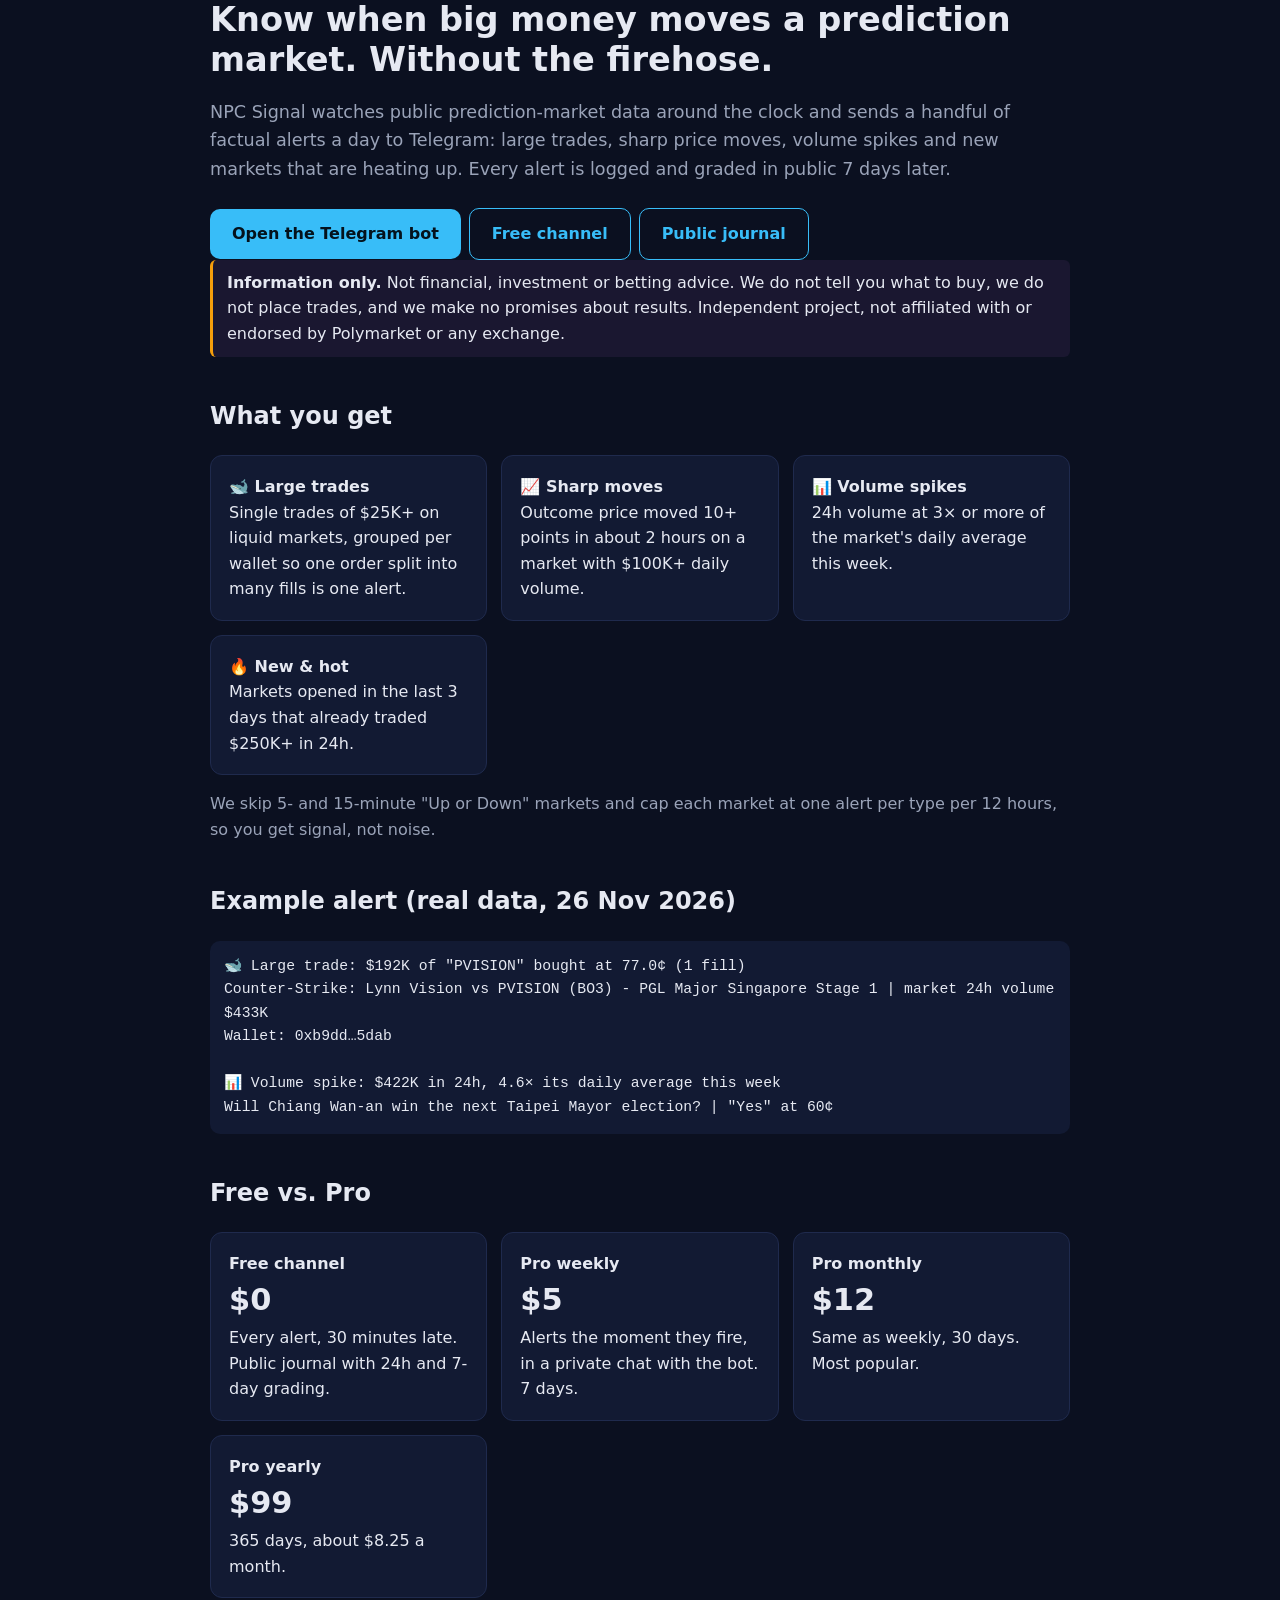
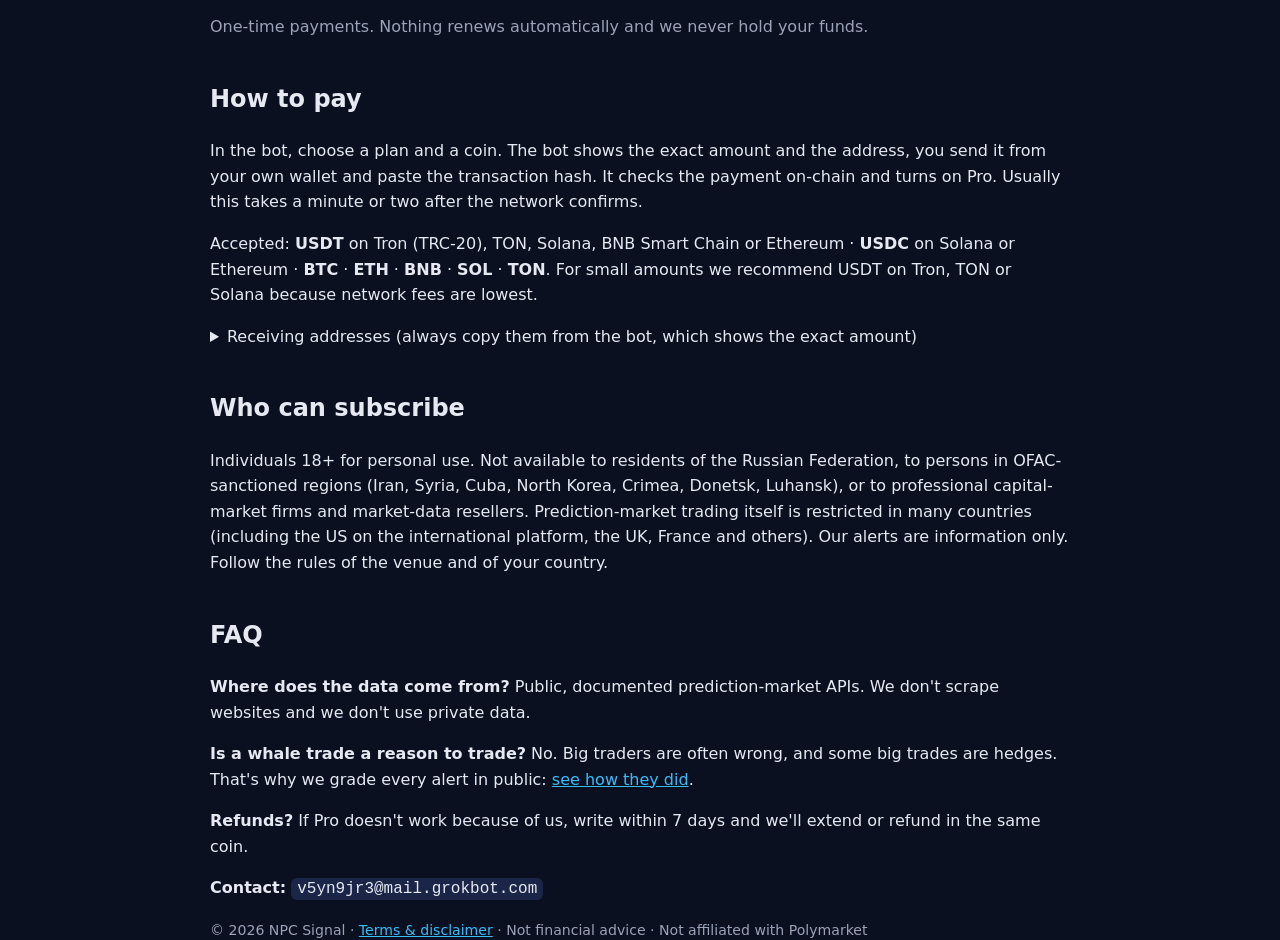
<file: index.html>
<!doctype html><html lang="en"><head><meta charset="utf-8"><meta name="viewport" content="width=device-width,initial-scale=1">
<title>NPC Signal — few, factual prediction-market alerts on Telegram</title>
<meta name="description" content="Large trades, sharp price moves and fast-growing new markets on public prediction-market data. A handful of alerts a day, every one graded in public 7 days later.">
<link rel="stylesheet" href="style.css"></head><body>
<header class="w">
<h1>Know when big money moves a prediction market. Without the firehose.</h1>
<p class="sub">NPC Signal watches public prediction-market data around the clock and sends a handful of factual alerts a day to Telegram: large trades, sharp price moves, volume spikes and new markets that are heating up. Every alert is logged and graded in public 7 days later.</p>
<a class="btn" href="https://t.me/npc_signal_ai">Open the Telegram bot</a><a class="btn o" href="https://t.me/ainpcsignal">Free channel</a><a class="btn o" href="journal.html">Public journal</a>
</header>
<main class="w">
<div class="disc"><b>Information only.</b> Not financial, investment or betting advice. We do not tell you what to buy, we do not place trades, and we make no promises about results. Independent project, not affiliated with or endorsed by Polymarket or any exchange.</div>
<h2>What you get</h2>
<div class="grid">
<div class="card"><b>🐋 Large trades</b><br>Single trades of $25K+ on liquid markets, grouped per wallet so one order split into many fills is one alert.</div>
<div class="card"><b>📈 Sharp moves</b><br>Outcome price moved 10+ points in about 2 hours on a market with $100K+ daily volume.</div>
<div class="card"><b>📊 Volume spikes</b><br>24h volume at 3× or more of the market's daily average this week.</div>
<div class="card"><b>🔥 New & hot</b><br>Markets opened in the last 3 days that already traded $250K+ in 24h.</div>
</div>
<p class="mut">We skip 5- and 15-minute "Up or Down" markets and cap each market at one alert per type per 12 hours, so you get signal, not noise.</p>
<h2>Example alert (real data, 26 Nov 2026)</h2>
<pre id="example">🐋 Large trade: $192K of "PVISION" bought at 77.0¢ (1 fill)
Counter-Strike: Lynn Vision vs PVISION (BO3) - PGL Major Singapore Stage 1 | market 24h volume $433K
Wallet: 0xb9dd…5dab

📊 Volume spike: $422K in 24h, 4.6× its daily average this week
Will Chiang Wan-an win the next Taipei Mayor election? | "Yes" at 60¢</pre>
<h2>Free vs. Pro</h2>
<div class="grid">
<div class="card"><b>Free channel</b><div class="price">$0</div>Every alert, 30 minutes late. Public journal with 24h and 7-day grading.</div>
<div class="card"><b>Pro weekly</b><div class="price">$5</div>Alerts the moment they fire, in a private chat with the bot. 7 days.</div>
<div class="card"><b>Pro monthly</b><div class="price">$12</div>Same as weekly, 30 days. Most popular.</div>
<div class="card"><b>Pro yearly</b><div class="price">$99</div>365 days, about $8.25 a month.</div>
</div>
<p class="mut">One-time payments. Nothing renews automatically and we never hold your funds.</p>
<h2>How to pay</h2>
<p>In the bot, choose a plan and a coin. The bot shows the exact amount and the address, you send it from your own wallet and paste the transaction hash. It checks the payment on-chain and turns on Pro. Usually this takes a minute or two after the network confirms.</p>
<p>Accepted: <b>USDT</b> on Tron (TRC-20), TON, Solana, BNB Smart Chain or Ethereum · <b>USDC</b> on Solana or Ethereum · <b>BTC</b> · <b>ETH</b> · <b>BNB</b> · <b>SOL</b> · <b>TON</b>. For small amounts we recommend USDT on Tron, TON or Solana because network fees are lowest.</p>
<details><summary>Receiving addresses (always copy them from the bot, which shows the exact amount)</summary>
<ul>
<li>BTC: <code>bc1qplkhmamefv04aragraha7efd23rpwwq02w44xu</code></li>
<li>ETH / BNB Smart Chain (ETH, BNB, USDT, USDC): <code>0xA38e763c548A1A16D75E4Dfab0Ab920C95B8C731</code></li>
<li>Tron (USDT TRC-20): <code>TEWbCEht6kSrg7a3EWapjFmyHgdfxD35rU</code></li>
<li>Solana (SOL, USDT, USDC): <code>2T6iYCT7yegvbpSw4MtWAwnFN3pd3WiiCMedbsges5Sp</code></li>
<li>TON (TON, USDT on TON): <code>UQDHWu4TpGJwVohgJhaHE6bw0CsgC8wCr5p6VFPFGXFr_hvY</code></li>
</ul><p class="mut">Send only the listed asset on its listed network. Crypto transfers cannot be reversed.</p></details>
<h2>Who can subscribe</h2>
<p>Individuals 18+ for personal use. Not available to residents of the Russian Federation, to persons in OFAC-sanctioned regions (Iran, Syria, Cuba, North Korea, Crimea, Donetsk, Luhansk), or to professional capital-market firms and market-data resellers. Prediction-market trading itself is restricted in many countries (including the US on the international platform, the UK, France and others). Our alerts are information only. Follow the rules of the venue and of your country.</p>
<h2>FAQ</h2>
<p><b>Where does the data come from?</b> Public, documented prediction-market APIs. We don't scrape websites and we don't use private data.</p>
<p><b>Is a whale trade a reason to trade?</b> No. Big traders are often wrong, and some big trades are hedges. That's why we grade every alert in public: <a href="journal.html">see how they did</a>.</p>
<p><b>Refunds?</b> If Pro doesn't work because of us, write within 7 days and we'll extend or refund in the same coin.</p>
<p><b>Contact:</b> <code>v5yn9jr3@mail.grokbot.com</code></p>
</main>
<footer class="w">© 2026 NPC Signal · <a href="terms.html">Terms & disclaimer</a> · Not financial advice · Not affiliated with Polymarket</footer>
</body></html>
</file>
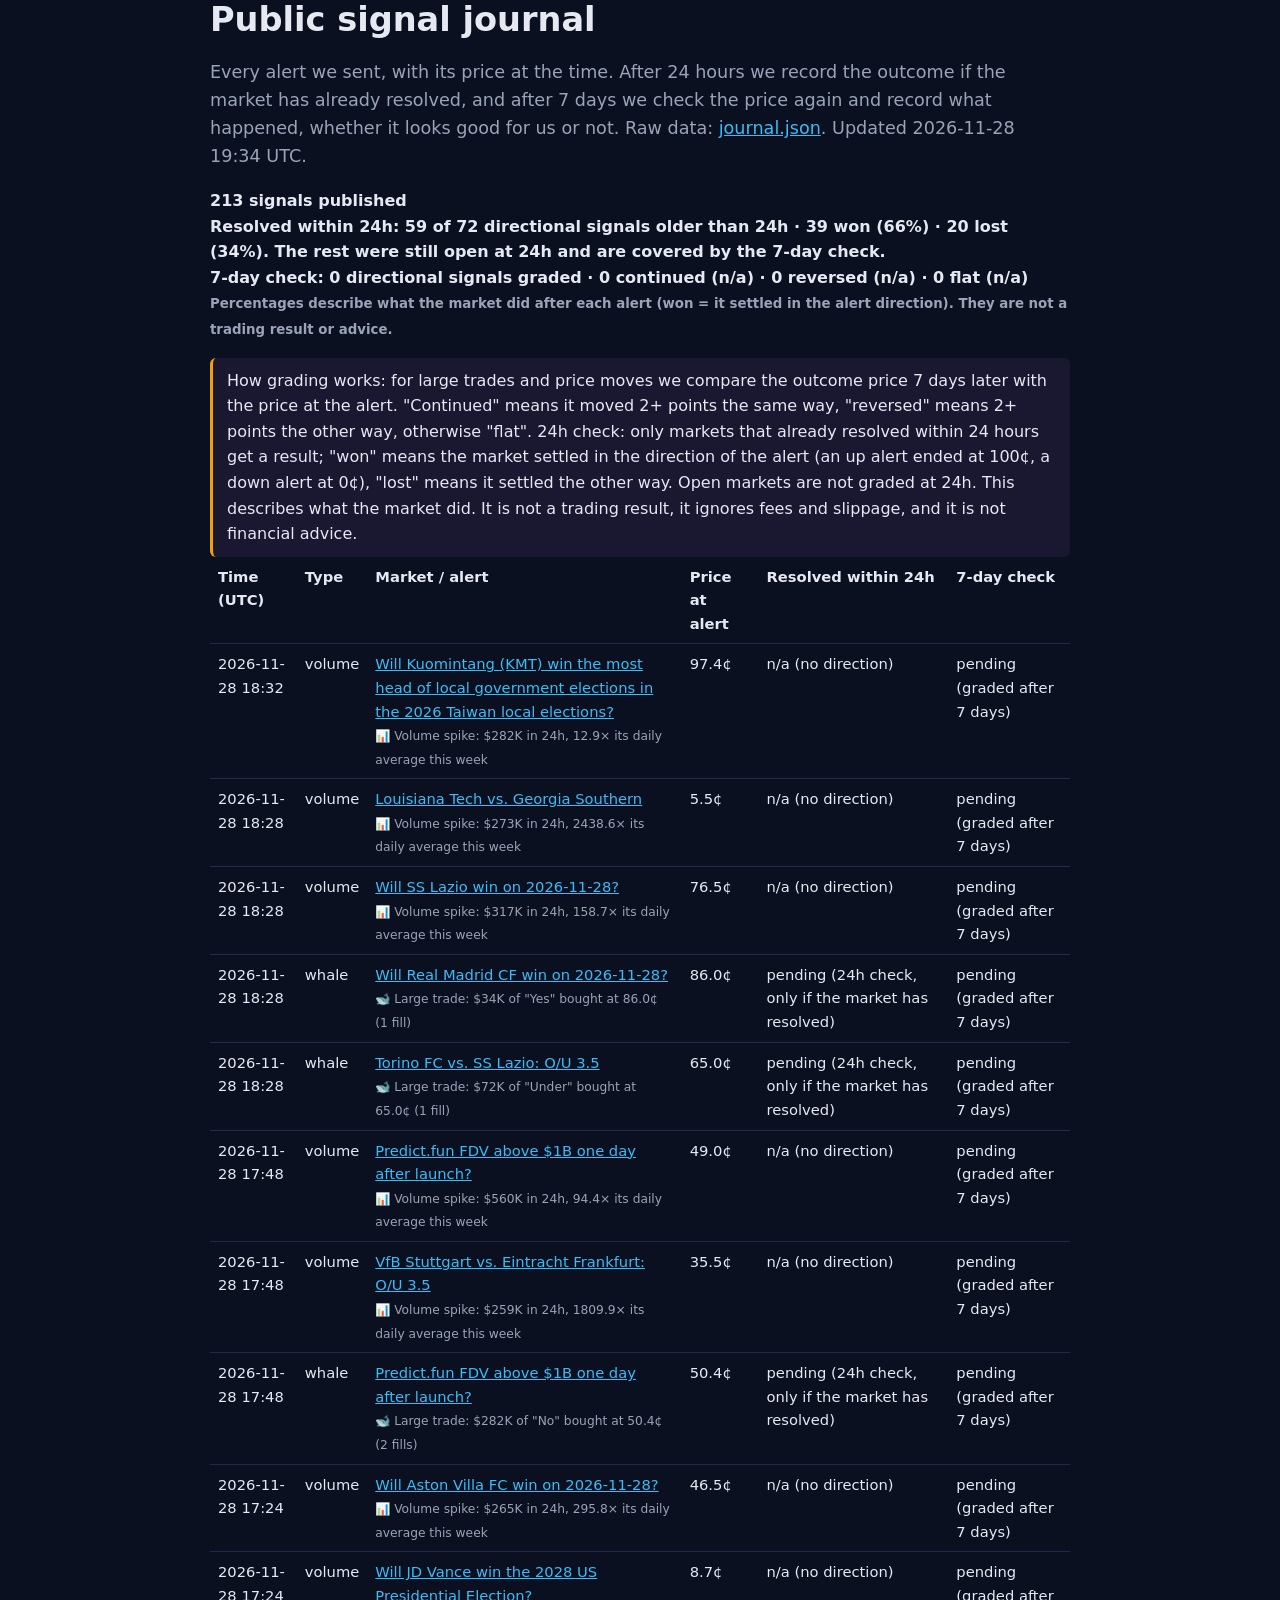
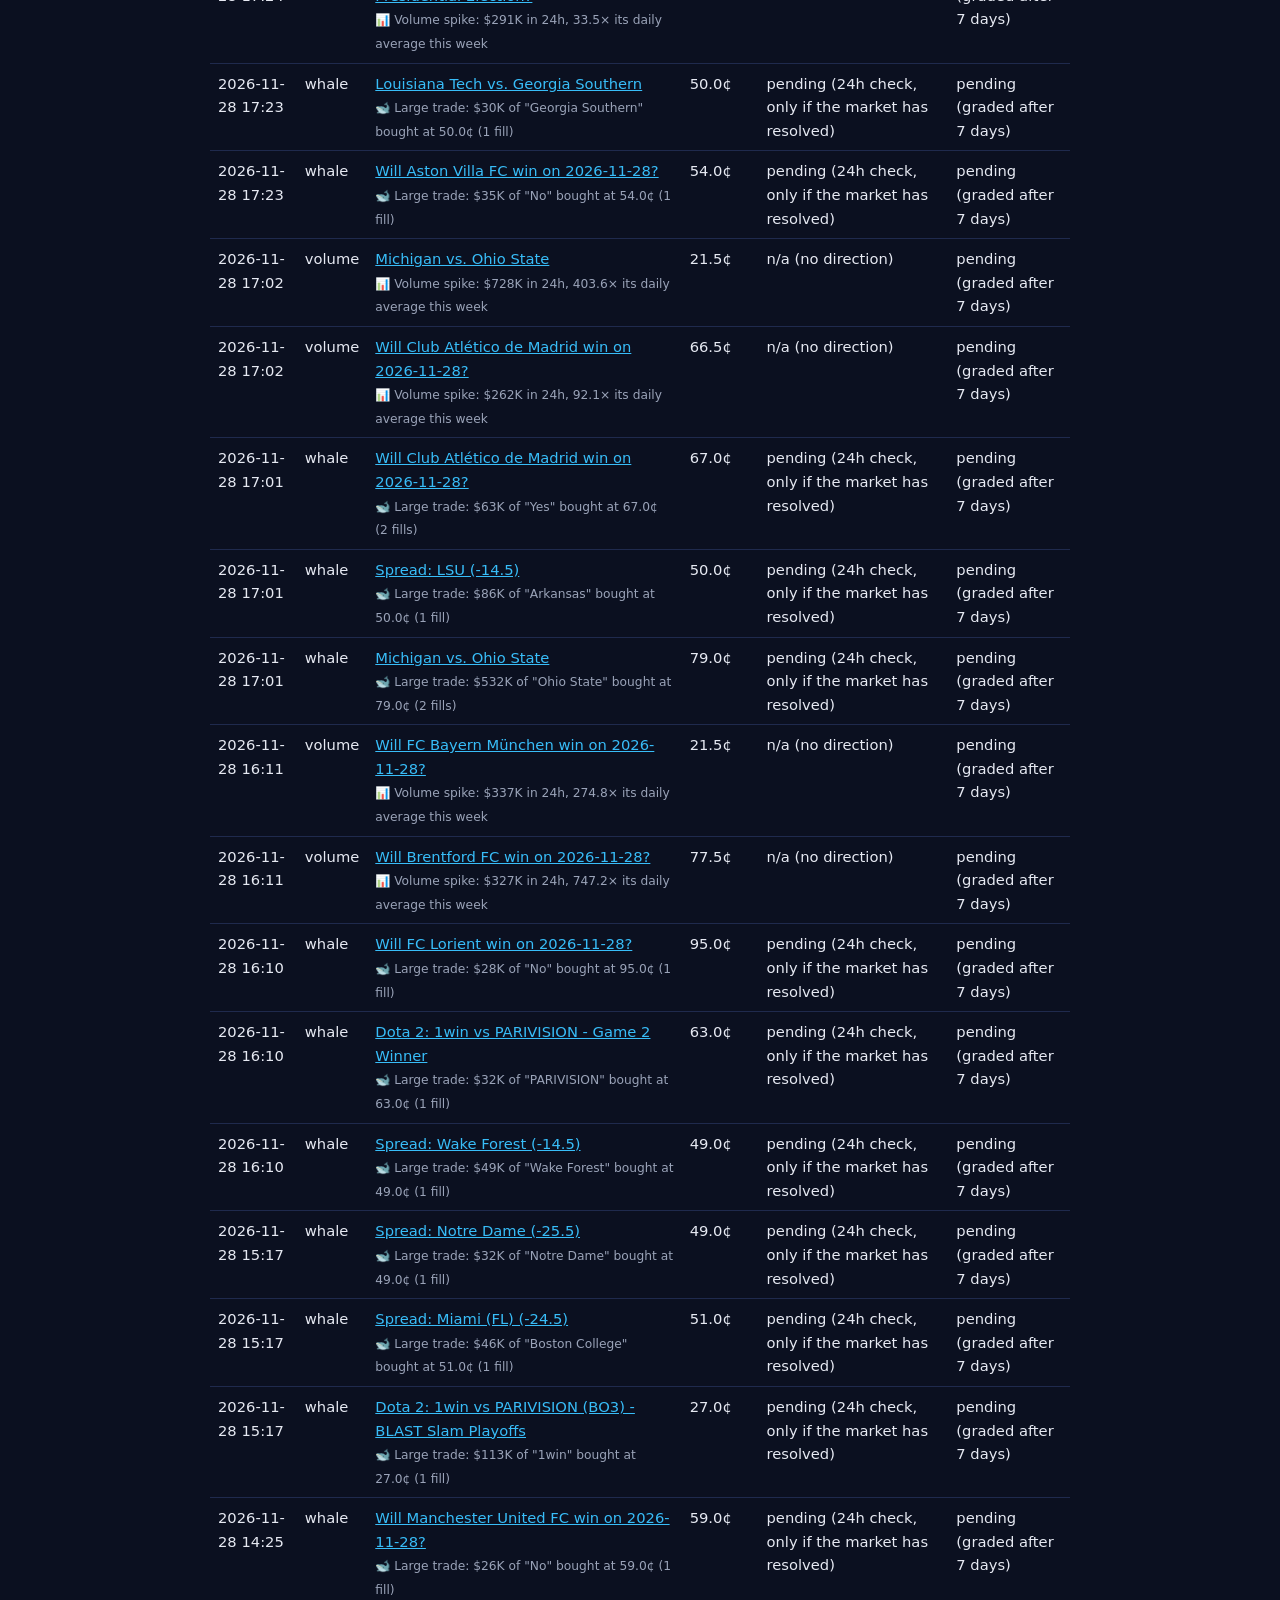
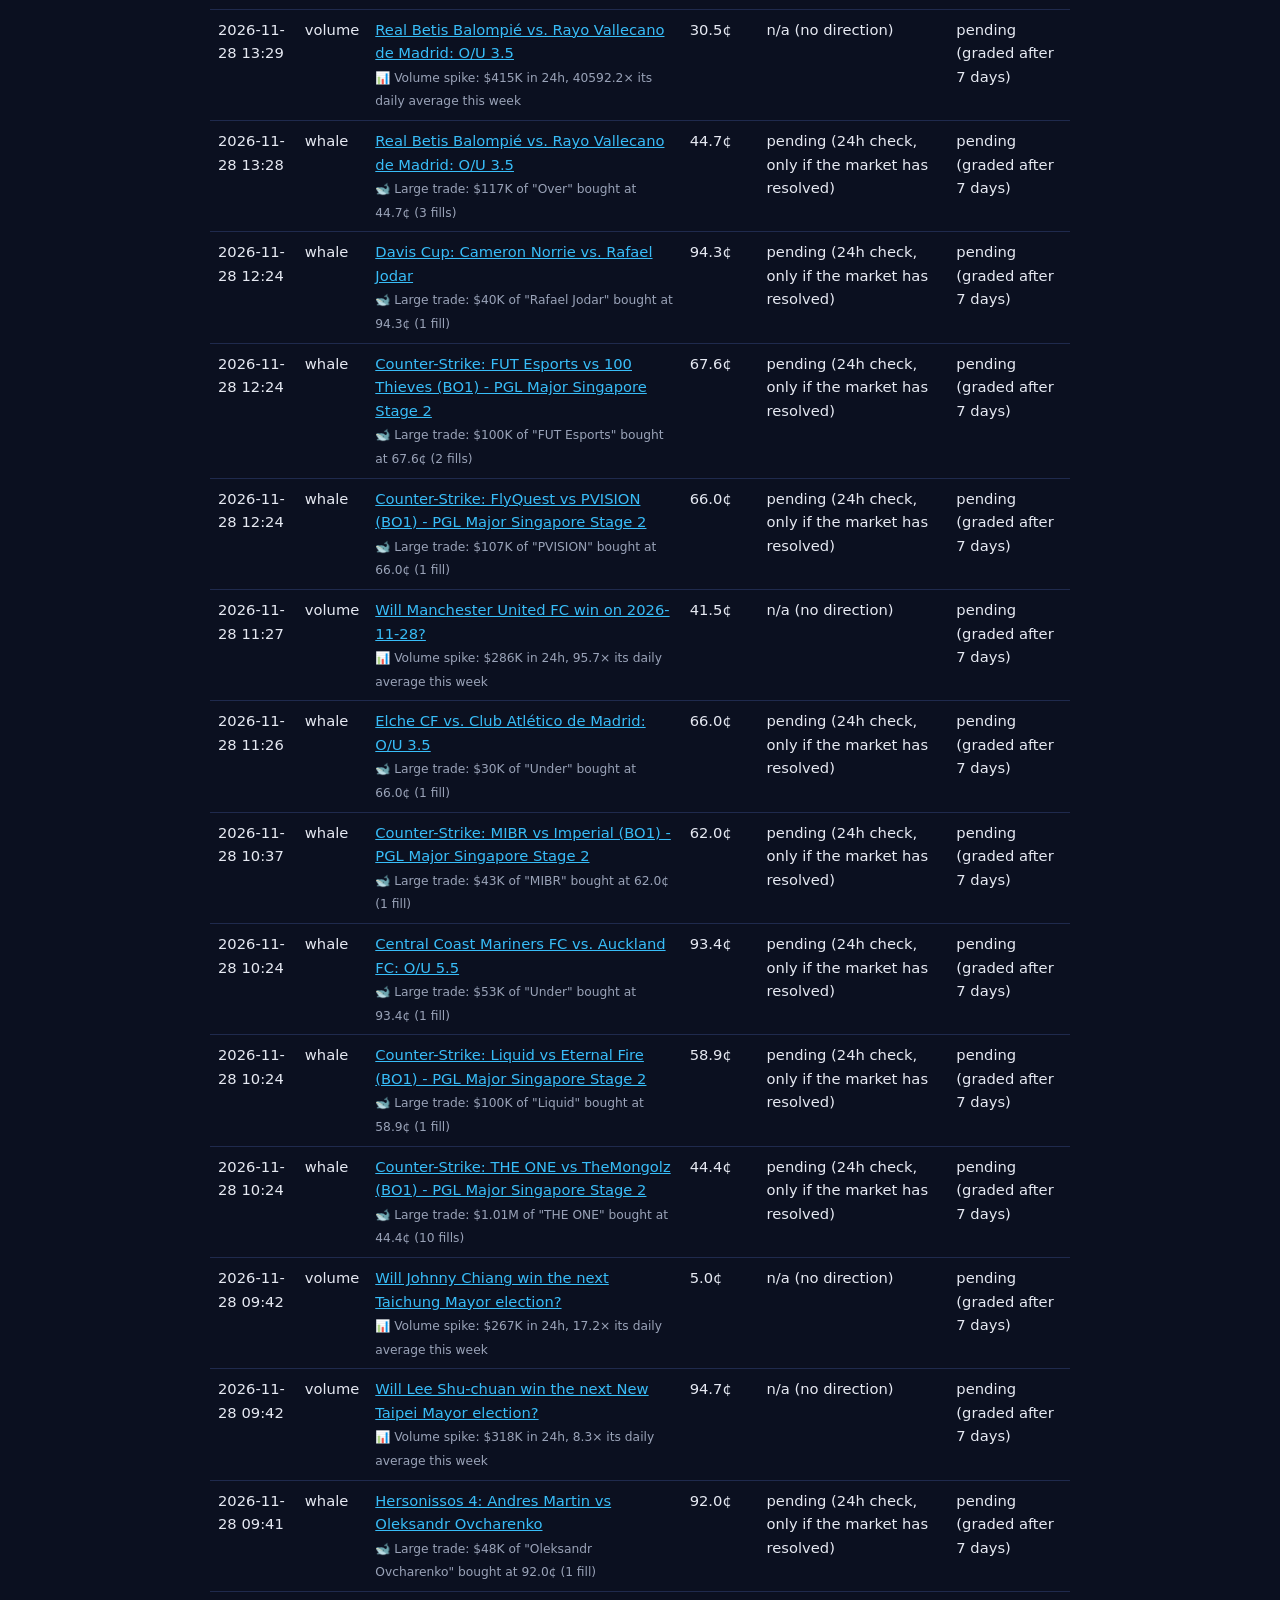
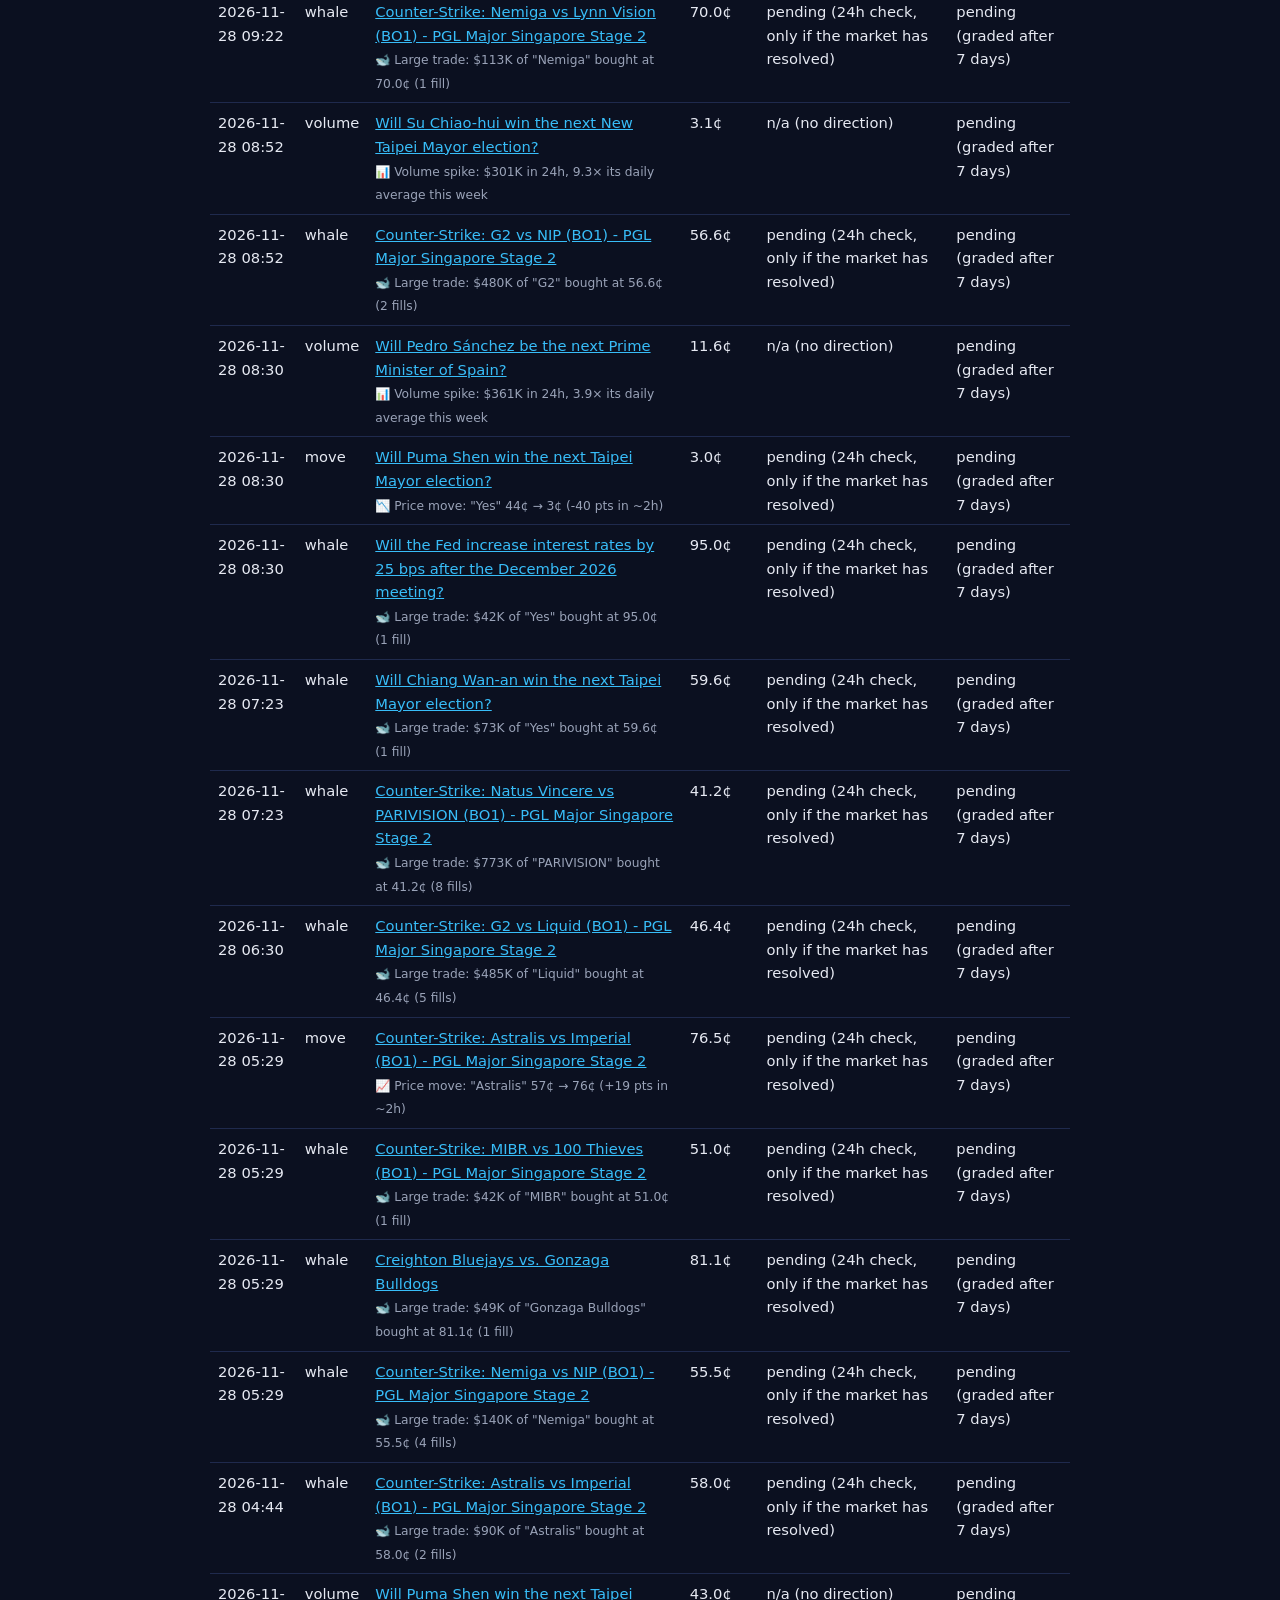
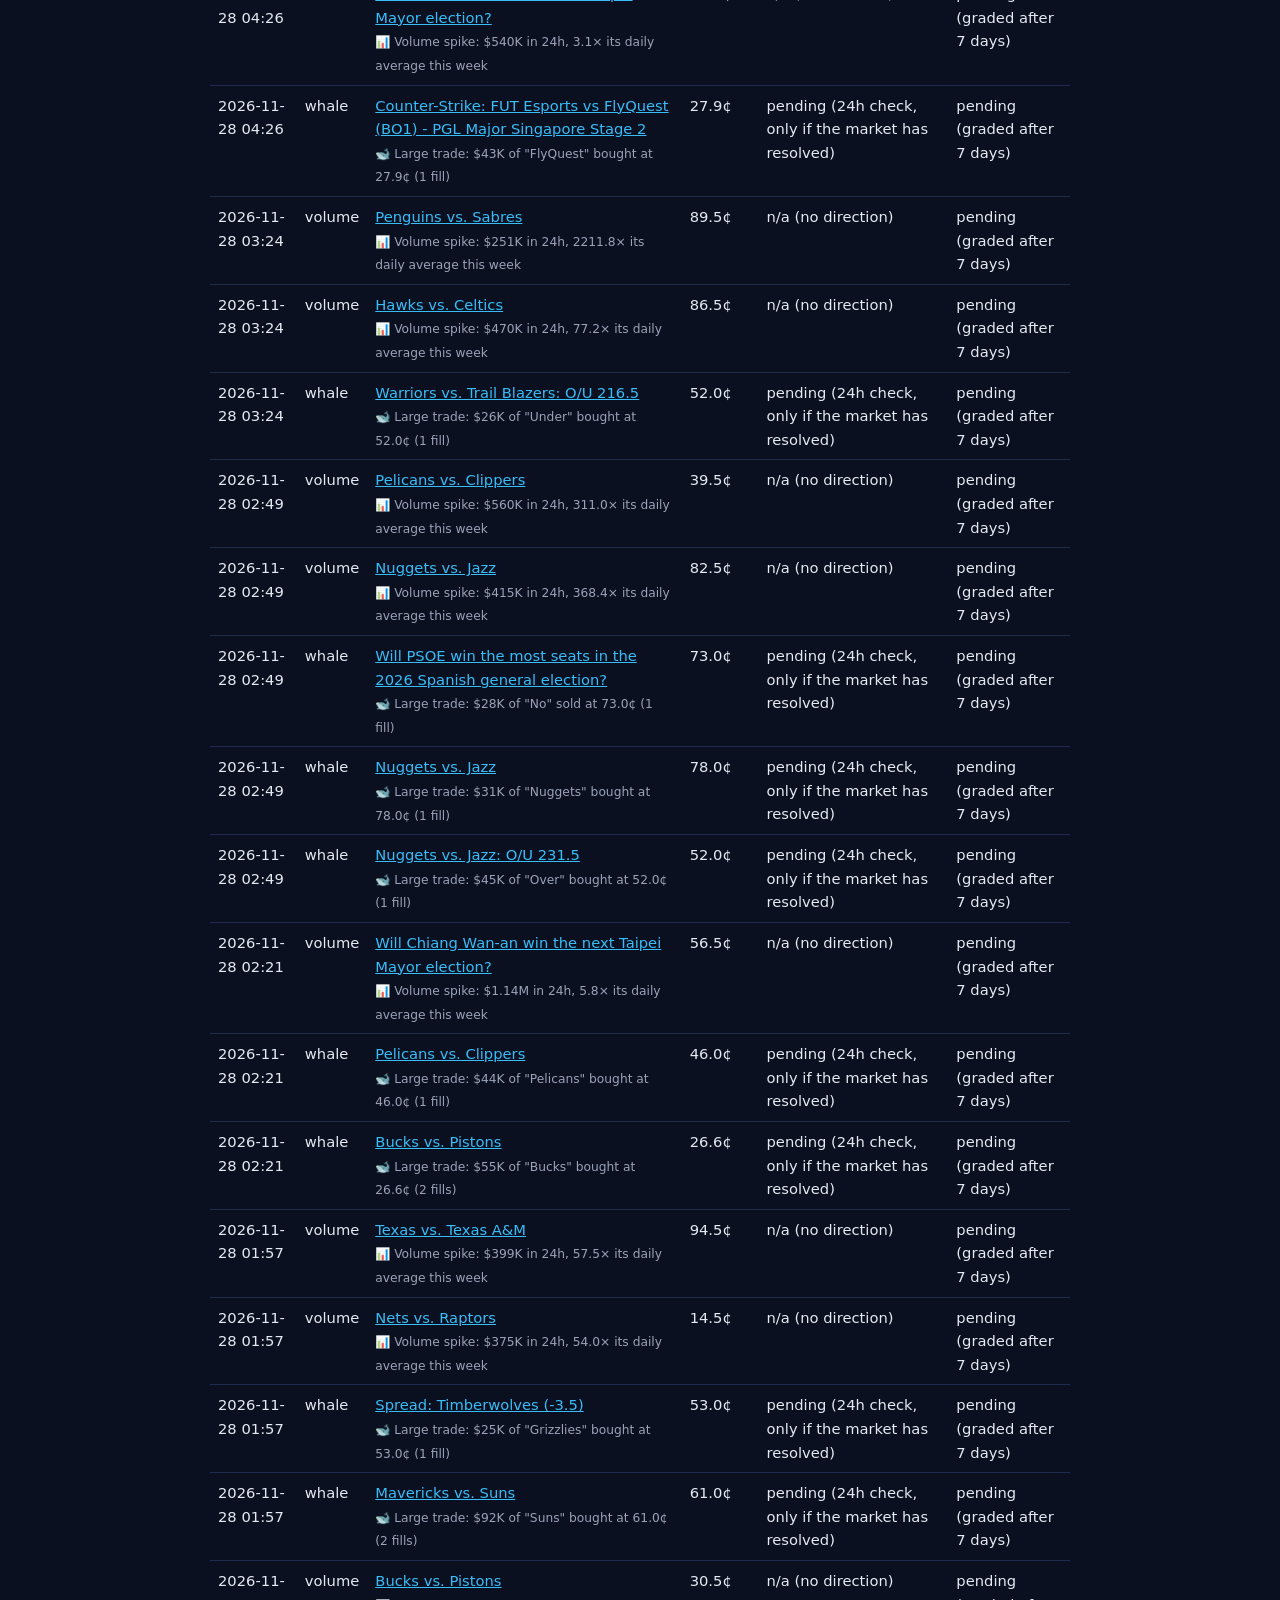
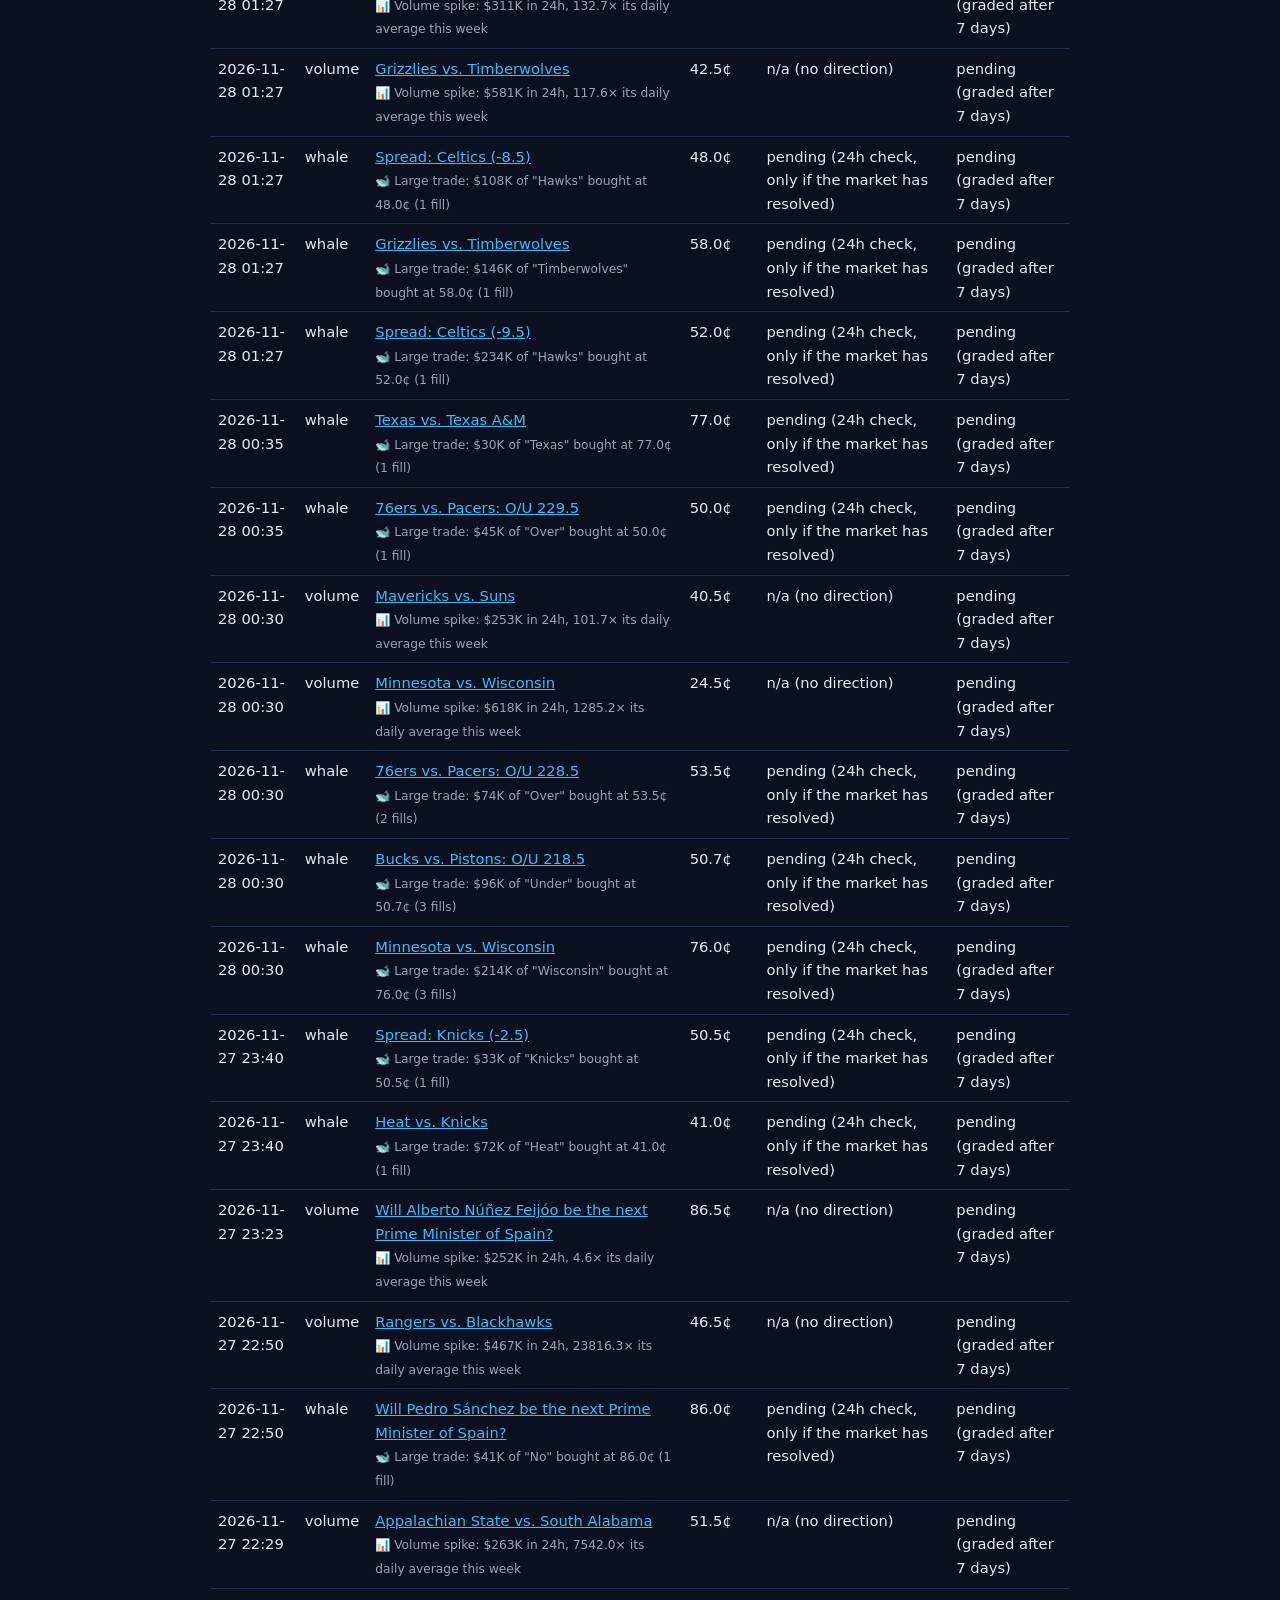
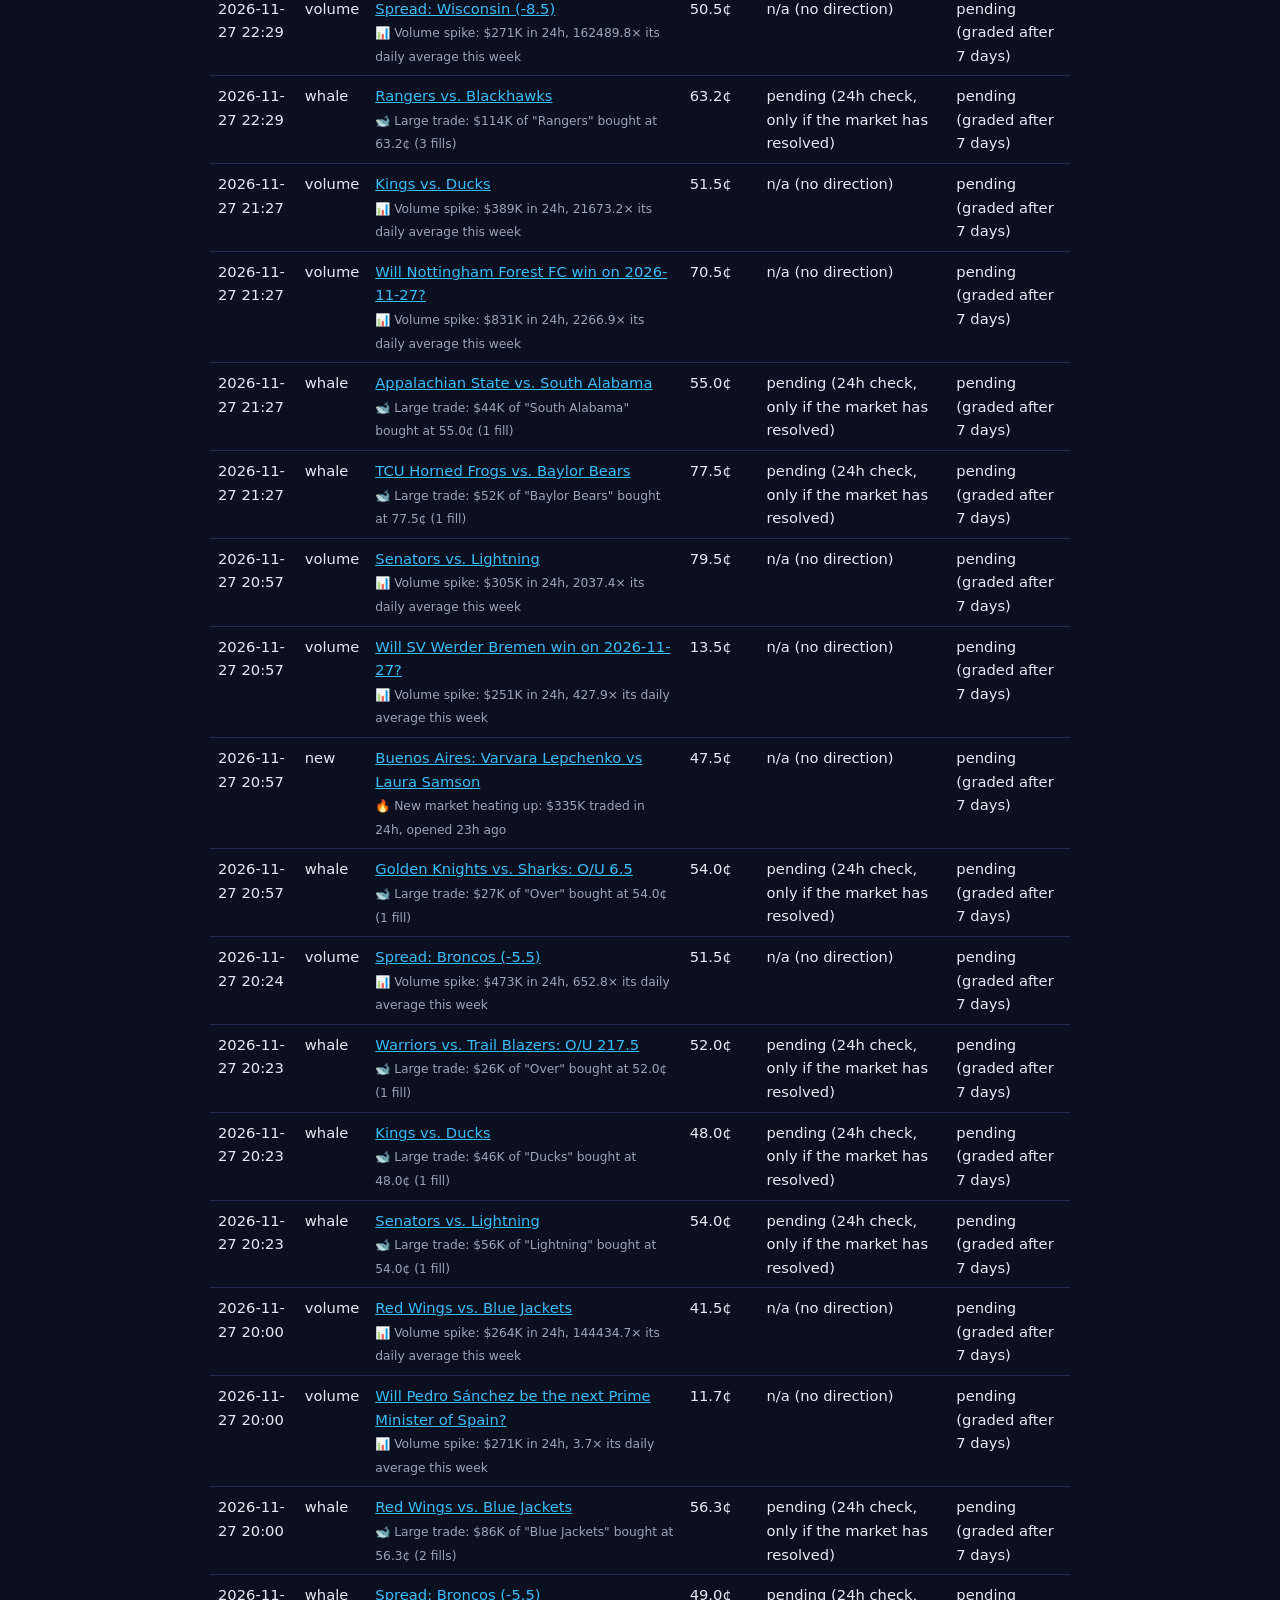
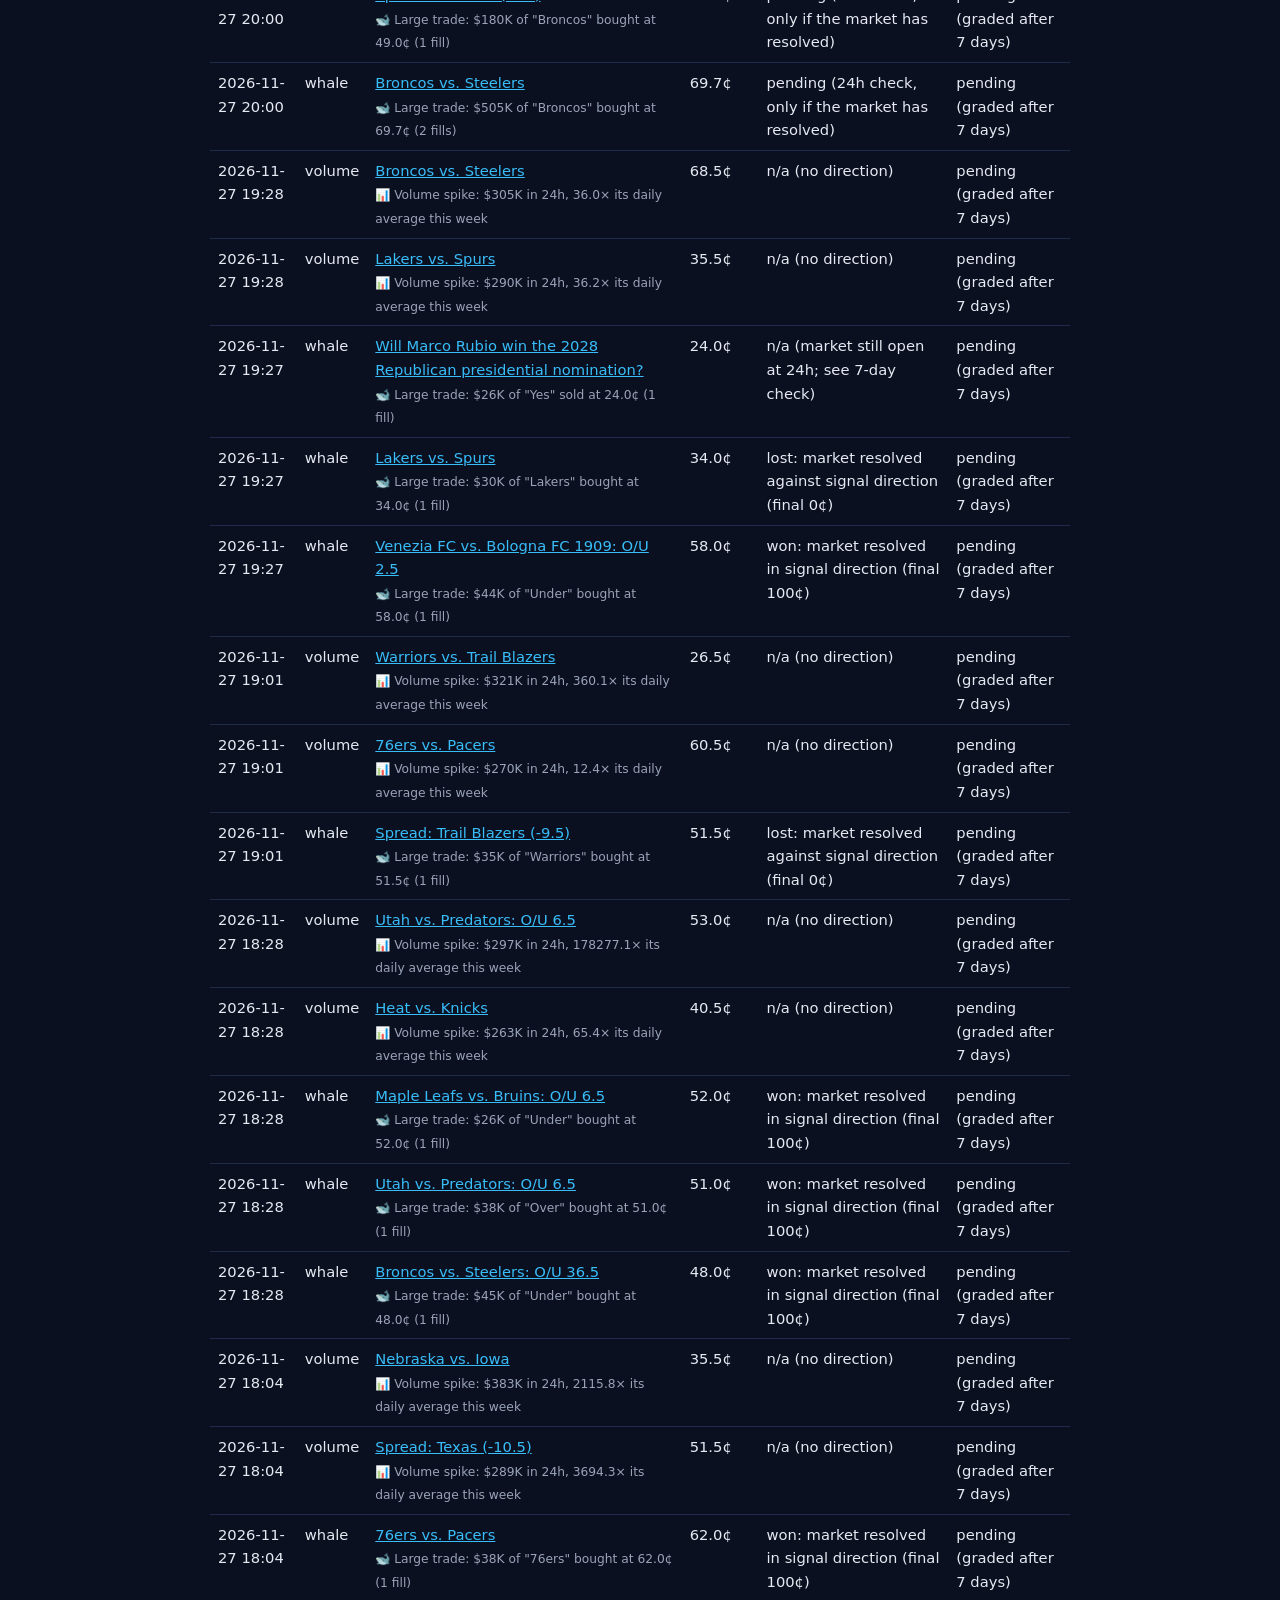
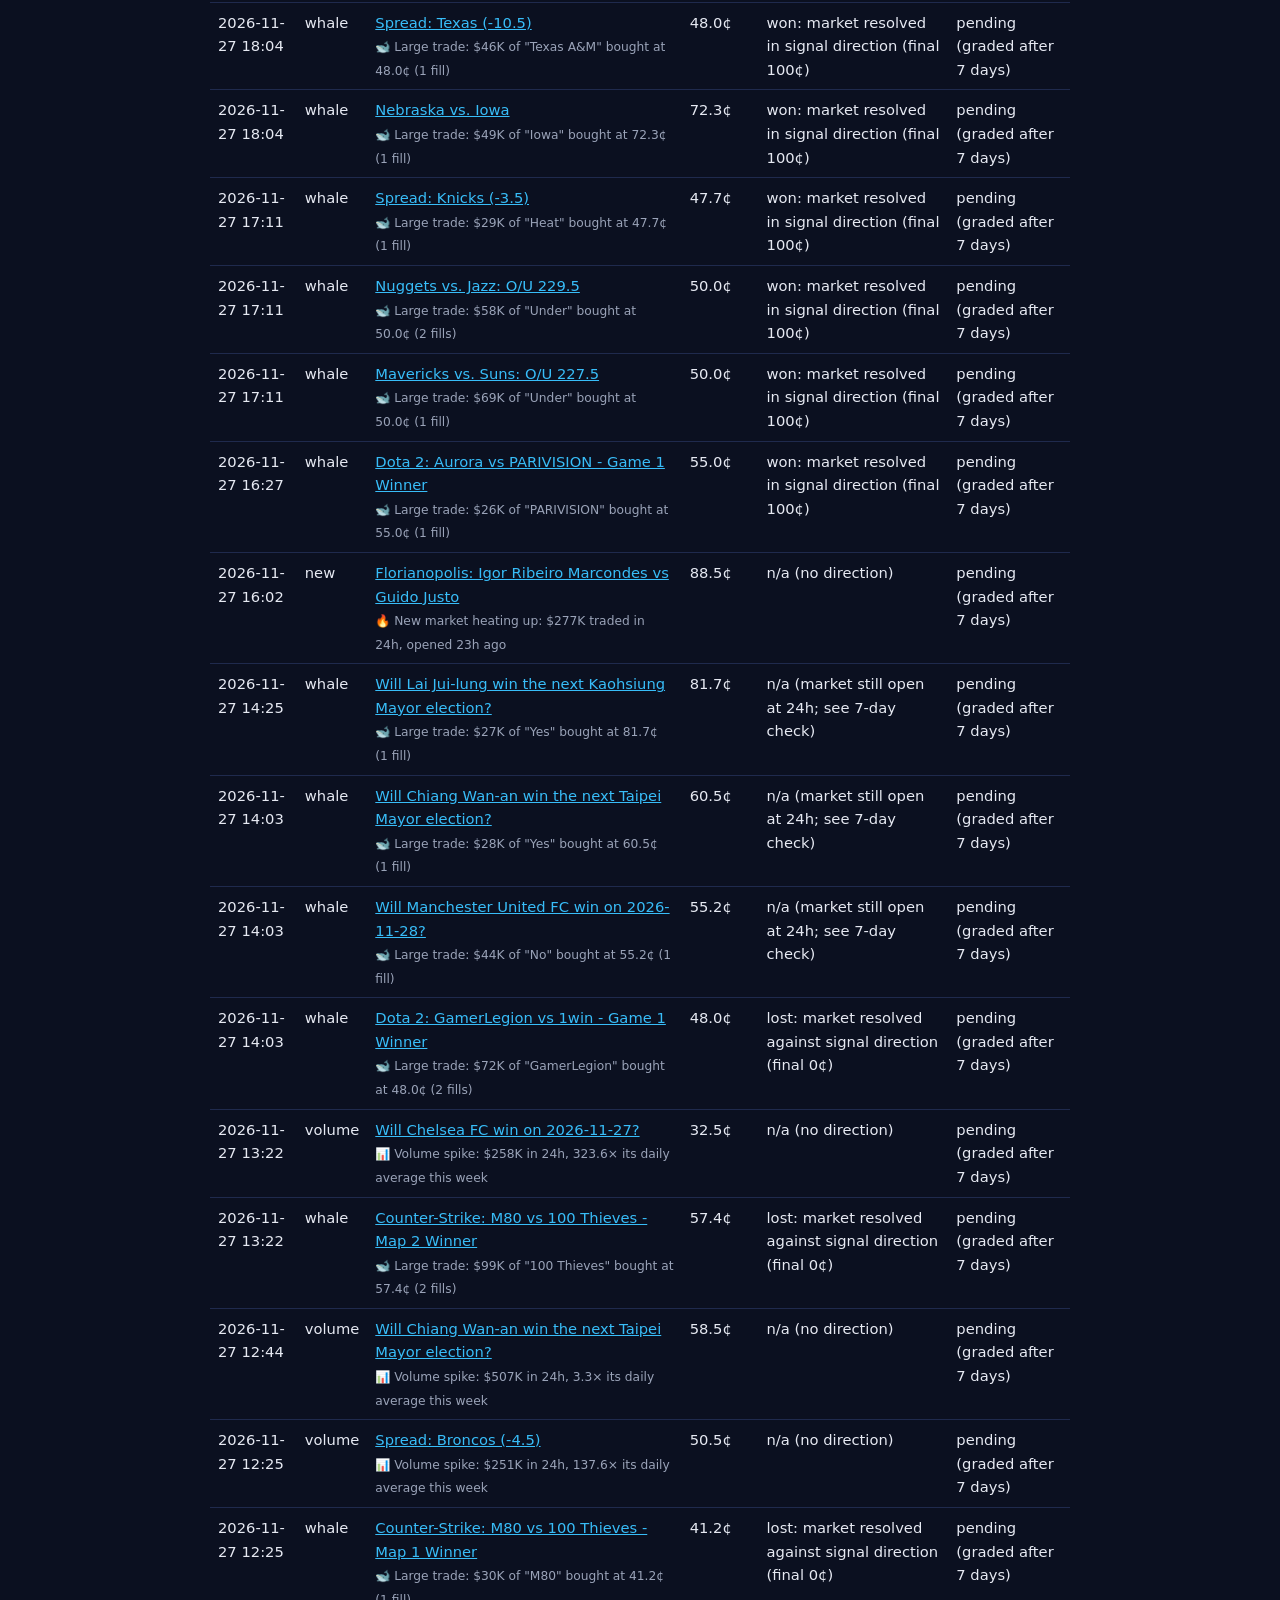
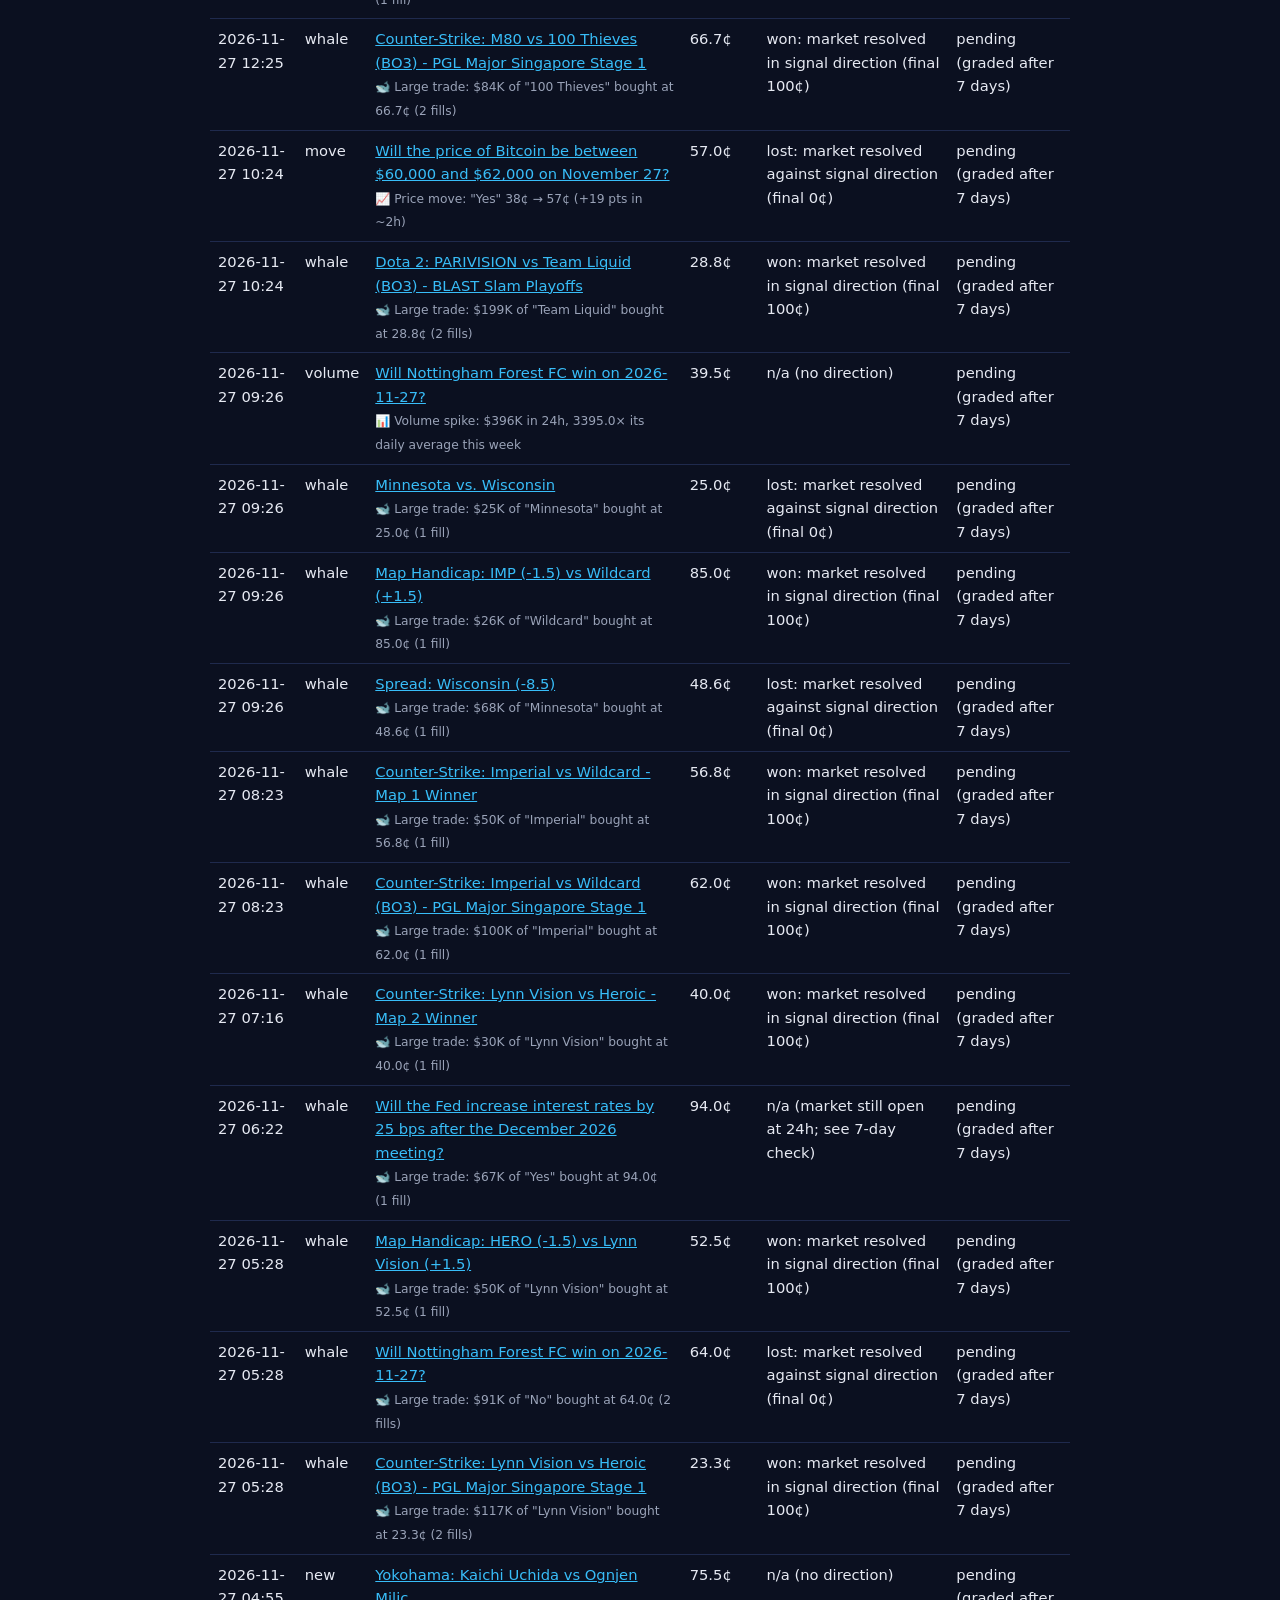
<file: journal.html>
<!doctype html><html lang="en"><head><meta charset="utf-8"><meta name="viewport" content="width=device-width,initial-scale=1">
<title>NPC Signal — public signal journal</title><link rel="stylesheet" href="style.css"></head><body>
<header class="w"><h1>Public signal journal</h1>
<p class="sub">Every alert we sent, with its price at the time. After 24 hours we record the outcome if the market has already resolved, and after 7 days we check the price again and record what happened, whether it looks good for us or not. Raw data: <a href="journal.json">journal.json</a>. Updated 2026-11-28 19:34 UTC.</p>
<p><b>213 signals published<br>Resolved within 24h: 59 of 72 directional signals older than 24h · 39 won (66%) · 20 lost (34%). The rest were still open at 24h and are covered by the 7-day check.<br>7-day check: 0 directional signals graded · 0 continued (n/a) · 0 reversed (n/a) · 0 flat (n/a)<br><small>Percentages describe what the market did after each alert (won = it settled in the alert direction). They are not a trading result or advice.</small></b></p>
<div class="disc">How grading works: for large trades and price moves we compare the outcome price 7 days later with the price at the alert. "Continued" means it moved 2+ points the same way, "reversed" means 2+ points the other way, otherwise "flat". 24h check: only markets that already resolved within 24 hours get a result; "won" means the market settled in the direction of the alert (an up alert ended at 100¢, a down alert at 0¢), "lost" means it settled the other way. Open markets are not graded at 24h. This describes what the market did. It is not a trading result, it ignores fees and slippage, and it is not financial advice.</div></header>
<main class="w"><table><tr><th>Time (UTC)</th><th>Type</th><th>Market / alert</th><th>Price at alert</th><th>Resolved within 24h</th><th>7-day check</th></tr>
<tr><td>2026-11-28 18:32</td><td>volume</td><td><a href='https://polymarket.com/event/2026-taiwanese-local-elections-party-winner' rel='nofollow noopener'>Will Kuomintang (KMT) win the most head of local government elections in the 2026 Taiwan local elections?</a><br><small>📊 Volume spike: $282K in 24h, 12.9× its daily average this week</small></td><td>97.4¢</td><td>n/a (no direction)</td><td>pending (graded after 7 days)</td></tr>
<tr><td>2026-11-28 18:28</td><td>volume</td><td><a href='https://polymarket.com/event/cfb-loutch-gas-2026-11-28' rel='nofollow noopener'>Louisiana Tech vs. Georgia Southern</a><br><small>📊 Volume spike: $273K in 24h, 2438.6× its daily average this week</small></td><td>5.5¢</td><td>n/a (no direction)</td><td>pending (graded after 7 days)</td></tr>
<tr><td>2026-11-28 18:28</td><td>volume</td><td><a href='https://polymarket.com/event/sea-tor-laz-2026-11-28' rel='nofollow noopener'>Will SS Lazio win on 2026-11-28?</a><br><small>📊 Volume spike: $317K in 24h, 158.7× its daily average this week</small></td><td>76.5¢</td><td>n/a (no direction)</td><td>pending (graded after 7 days)</td></tr>
<tr><td>2026-11-28 18:28</td><td>whale</td><td><a href='https://polymarket.com/event/lal-rea-ala-2026-11-28' rel='nofollow noopener'>Will Real Madrid CF win on 2026-11-28?</a><br><small>🐋 Large trade: $34K of &quot;Yes&quot; bought at 86.0¢ (1 fill)</small></td><td>86.0¢</td><td>pending (24h check, only if the market has resolved)</td><td>pending (graded after 7 days)</td></tr>
<tr><td>2026-11-28 18:28</td><td>whale</td><td><a href='https://polymarket.com/event/sea-tor-laz-2026-11-28-more-markets' rel='nofollow noopener'>Torino FC vs. SS Lazio: O/U 3.5</a><br><small>🐋 Large trade: $72K of &quot;Under&quot; bought at 65.0¢ (1 fill)</small></td><td>65.0¢</td><td>pending (24h check, only if the market has resolved)</td><td>pending (graded after 7 days)</td></tr>
<tr><td>2026-11-28 17:48</td><td>volume</td><td><a href='https://polymarket.com/event/predictfun-fdv-above-one-day-after-launch' rel='nofollow noopener'>Predict.fun FDV above $1B one day after launch?</a><br><small>📊 Volume spike: $560K in 24h, 94.4× its daily average this week</small></td><td>49.0¢</td><td>n/a (no direction)</td><td>pending (graded after 7 days)</td></tr>
<tr><td>2026-11-28 17:48</td><td>volume</td><td><a href='https://polymarket.com/event/bun-stu-ein-2026-11-28-more-markets' rel='nofollow noopener'>VfB Stuttgart vs. Eintracht Frankfurt: O/U 3.5</a><br><small>📊 Volume spike: $259K in 24h, 1809.9× its daily average this week</small></td><td>35.5¢</td><td>n/a (no direction)</td><td>pending (graded after 7 days)</td></tr>
<tr><td>2026-11-28 17:48</td><td>whale</td><td><a href='https://polymarket.com/event/predictfun-fdv-above-one-day-after-launch' rel='nofollow noopener'>Predict.fun FDV above $1B one day after launch?</a><br><small>🐋 Large trade: $282K of &quot;No&quot; bought at 50.4¢ (2 fills)</small></td><td>50.4¢</td><td>pending (24h check, only if the market has resolved)</td><td>pending (graded after 7 days)</td></tr>
<tr><td>2026-11-28 17:24</td><td>volume</td><td><a href='https://polymarket.com/event/epl-ips-ast-2026-11-28' rel='nofollow noopener'>Will Aston Villa FC win on 2026-11-28?</a><br><small>📊 Volume spike: $265K in 24h, 295.8× its daily average this week</small></td><td>46.5¢</td><td>n/a (no direction)</td><td>pending (graded after 7 days)</td></tr>
<tr><td>2026-11-28 17:24</td><td>volume</td><td><a href='https://polymarket.com/event/presidential-election-winner-2028' rel='nofollow noopener'>Will JD Vance win the 2028 US Presidential Election?</a><br><small>📊 Volume spike: $291K in 24h, 33.5× its daily average this week</small></td><td>8.7¢</td><td>n/a (no direction)</td><td>pending (graded after 7 days)</td></tr>
<tr><td>2026-11-28 17:23</td><td>whale</td><td><a href='https://polymarket.com/event/cfb-loutch-gas-2026-11-28' rel='nofollow noopener'>Louisiana Tech vs. Georgia Southern</a><br><small>🐋 Large trade: $30K of &quot;Georgia Southern&quot; bought at 50.0¢ (1 fill)</small></td><td>50.0¢</td><td>pending (24h check, only if the market has resolved)</td><td>pending (graded after 7 days)</td></tr>
<tr><td>2026-11-28 17:23</td><td>whale</td><td><a href='https://polymarket.com/event/epl-ips-ast-2026-11-28' rel='nofollow noopener'>Will Aston Villa FC win on 2026-11-28?</a><br><small>🐋 Large trade: $35K of &quot;No&quot; bought at 54.0¢ (1 fill)</small></td><td>54.0¢</td><td>pending (24h check, only if the market has resolved)</td><td>pending (graded after 7 days)</td></tr>
<tr><td>2026-11-28 17:02</td><td>volume</td><td><a href='https://polymarket.com/event/cfb-mich-ohiost-2026-11-28' rel='nofollow noopener'>Michigan vs. Ohio State</a><br><small>📊 Volume spike: $728K in 24h, 403.6× its daily average this week</small></td><td>21.5¢</td><td>n/a (no direction)</td><td>pending (graded after 7 days)</td></tr>
<tr><td>2026-11-28 17:02</td><td>volume</td><td><a href='https://polymarket.com/event/lal-elc-mad-2026-11-28' rel='nofollow noopener'>Will Club Atlético de Madrid win on 2026-11-28?</a><br><small>📊 Volume spike: $262K in 24h, 92.1× its daily average this week</small></td><td>66.5¢</td><td>n/a (no direction)</td><td>pending (graded after 7 days)</td></tr>
<tr><td>2026-11-28 17:01</td><td>whale</td><td><a href='https://polymarket.com/event/lal-elc-mad-2026-11-28' rel='nofollow noopener'>Will Club Atlético de Madrid win on 2026-11-28?</a><br><small>🐋 Large trade: $63K of &quot;Yes&quot; bought at 67.0¢ (2 fills)</small></td><td>67.0¢</td><td>pending (24h check, only if the market has resolved)</td><td>pending (graded after 7 days)</td></tr>
<tr><td>2026-11-28 17:01</td><td>whale</td><td><a href='https://polymarket.com/event/cfb-lsu-ark-2026-11-28' rel='nofollow noopener'>Spread: LSU (-14.5)</a><br><small>🐋 Large trade: $86K of &quot;Arkansas&quot; bought at 50.0¢ (1 fill)</small></td><td>50.0¢</td><td>pending (24h check, only if the market has resolved)</td><td>pending (graded after 7 days)</td></tr>
<tr><td>2026-11-28 17:01</td><td>whale</td><td><a href='https://polymarket.com/event/cfb-mich-ohiost-2026-11-28' rel='nofollow noopener'>Michigan vs. Ohio State</a><br><small>🐋 Large trade: $532K of &quot;Ohio State&quot; bought at 79.0¢ (2 fills)</small></td><td>79.0¢</td><td>pending (24h check, only if the market has resolved)</td><td>pending (graded after 7 days)</td></tr>
<tr><td>2026-11-28 16:11</td><td>volume</td><td><a href='https://polymarket.com/event/bun-hsv-bay-2026-11-28' rel='nofollow noopener'>Will FC Bayern München win on 2026-11-28?</a><br><small>📊 Volume spike: $337K in 24h, 274.8× its daily average this week</small></td><td>21.5¢</td><td>n/a (no direction)</td><td>pending (graded after 7 days)</td></tr>
<tr><td>2026-11-28 16:11</td><td>volume</td><td><a href='https://polymarket.com/event/epl-mun-bre-2026-11-28' rel='nofollow noopener'>Will Brentford FC win on 2026-11-28?</a><br><small>📊 Volume spike: $327K in 24h, 747.2× its daily average this week</small></td><td>77.5¢</td><td>n/a (no direction)</td><td>pending (graded after 7 days)</td></tr>
<tr><td>2026-11-28 16:10</td><td>whale</td><td><a href='https://polymarket.com/event/fl1-psg-lor-2026-11-28' rel='nofollow noopener'>Will FC Lorient win on 2026-11-28?</a><br><small>🐋 Large trade: $28K of &quot;No&quot; bought at 95.0¢ (1 fill)</small></td><td>95.0¢</td><td>pending (24h check, only if the market has resolved)</td><td>pending (graded after 7 days)</td></tr>
<tr><td>2026-11-28 16:10</td><td>whale</td><td><a href='https://polymarket.com/event/dota2-1win-pari-2026-11-28' rel='nofollow noopener'>Dota 2: 1win vs PARIVISION - Game 2 Winner</a><br><small>🐋 Large trade: $32K of &quot;PARIVISION&quot; bought at 63.0¢ (1 fill)</small></td><td>63.0¢</td><td>pending (24h check, only if the market has resolved)</td><td>pending (graded after 7 days)</td></tr>
<tr><td>2026-11-28 16:10</td><td>whale</td><td><a href='https://polymarket.com/event/cfb-duke-wake-2026-11-28' rel='nofollow noopener'>Spread: Wake Forest (-14.5)</a><br><small>🐋 Large trade: $49K of &quot;Wake Forest&quot; bought at 49.0¢ (1 fill)</small></td><td>49.0¢</td><td>pending (24h check, only if the market has resolved)</td><td>pending (graded after 7 days)</td></tr>
<tr><td>2026-11-28 15:17</td><td>whale</td><td><a href='https://polymarket.com/event/cfb-nd-syra-2026-11-28' rel='nofollow noopener'>Spread: Notre Dame (-25.5)</a><br><small>🐋 Large trade: $32K of &quot;Notre Dame&quot; bought at 49.0¢ (1 fill)</small></td><td>49.0¢</td><td>pending (24h check, only if the market has resolved)</td><td>pending (graded after 7 days)</td></tr>
<tr><td>2026-11-28 15:17</td><td>whale</td><td><a href='https://polymarket.com/event/cfb-boscol-mia-2026-11-28' rel='nofollow noopener'>Spread: Miami (FL) (-24.5)</a><br><small>🐋 Large trade: $46K of &quot;Boston College&quot; bought at 51.0¢ (1 fill)</small></td><td>51.0¢</td><td>pending (24h check, only if the market has resolved)</td><td>pending (graded after 7 days)</td></tr>
<tr><td>2026-11-28 15:17</td><td>whale</td><td><a href='https://polymarket.com/event/dota2-1win-pari-2026-11-28' rel='nofollow noopener'>Dota 2: 1win vs PARIVISION (BO3) - BLAST Slam Playoffs</a><br><small>🐋 Large trade: $113K of &quot;1win&quot; bought at 27.0¢ (1 fill)</small></td><td>27.0¢</td><td>pending (24h check, only if the market has resolved)</td><td>pending (graded after 7 days)</td></tr>
<tr><td>2026-11-28 14:25</td><td>whale</td><td><a href='https://polymarket.com/event/epl-mun-bre-2026-11-28' rel='nofollow noopener'>Will Manchester United FC win on 2026-11-28?</a><br><small>🐋 Large trade: $26K of &quot;No&quot; bought at 59.0¢ (1 fill)</small></td><td>59.0¢</td><td>pending (24h check, only if the market has resolved)</td><td>pending (graded after 7 days)</td></tr>
<tr><td>2026-11-28 13:29</td><td>volume</td><td><a href='https://polymarket.com/event/lal-bet-ray-2026-11-28-more-markets' rel='nofollow noopener'>Real Betis Balompié vs. Rayo Vallecano de Madrid: O/U 3.5</a><br><small>📊 Volume spike: $415K in 24h, 40592.2× its daily average this week</small></td><td>30.5¢</td><td>n/a (no direction)</td><td>pending (graded after 7 days)</td></tr>
<tr><td>2026-11-28 13:28</td><td>whale</td><td><a href='https://polymarket.com/event/lal-bet-ray-2026-11-28-more-markets' rel='nofollow noopener'>Real Betis Balompié vs. Rayo Vallecano de Madrid: O/U 3.5</a><br><small>🐋 Large trade: $117K of &quot;Over&quot; bought at 44.7¢ (3 fills)</small></td><td>44.7¢</td><td>pending (24h check, only if the market has resolved)</td><td>pending (graded after 7 days)</td></tr>
<tr><td>2026-11-28 12:24</td><td>whale</td><td><a href='https://polymarket.com/event/daviscup-norrie-jodar-2026-11-28' rel='nofollow noopener'>Davis Cup: Cameron Norrie vs. Rafael Jodar</a><br><small>🐋 Large trade: $40K of &quot;Rafael Jodar&quot; bought at 94.3¢ (1 fill)</small></td><td>94.3¢</td><td>pending (24h check, only if the market has resolved)</td><td>pending (graded after 7 days)</td></tr>
<tr><td>2026-11-28 12:24</td><td>whale</td><td><a href='https://polymarket.com/event/cs2-fut-100t-2026-11-28' rel='nofollow noopener'>Counter-Strike: FUT Esports vs 100 Thieves (BO1) - PGL Major Singapore Stage 2</a><br><small>🐋 Large trade: $100K of &quot;FUT Esports&quot; bought at 67.6¢ (2 fills)</small></td><td>67.6¢</td><td>pending (24h check, only if the market has resolved)</td><td>pending (graded after 7 days)</td></tr>
<tr><td>2026-11-28 12:24</td><td>whale</td><td><a href='https://polymarket.com/event/cs2-fly-pv-2026-11-28' rel='nofollow noopener'>Counter-Strike: FlyQuest vs PVISION (BO1) - PGL Major Singapore Stage 2</a><br><small>🐋 Large trade: $107K of &quot;PVISION&quot; bought at 66.0¢ (1 fill)</small></td><td>66.0¢</td><td>pending (24h check, only if the market has resolved)</td><td>pending (graded after 7 days)</td></tr>
<tr><td>2026-11-28 11:27</td><td>volume</td><td><a href='https://polymarket.com/event/epl-mun-bre-2026-11-28' rel='nofollow noopener'>Will Manchester United FC win on 2026-11-28?</a><br><small>📊 Volume spike: $286K in 24h, 95.7× its daily average this week</small></td><td>41.5¢</td><td>n/a (no direction)</td><td>pending (graded after 7 days)</td></tr>
<tr><td>2026-11-28 11:26</td><td>whale</td><td><a href='https://polymarket.com/event/lal-elc-mad-2026-11-28-more-markets' rel='nofollow noopener'>Elche CF vs. Club Atlético de Madrid: O/U 3.5</a><br><small>🐋 Large trade: $30K of &quot;Under&quot; bought at 66.0¢ (1 fill)</small></td><td>66.0¢</td><td>pending (24h check, only if the market has resolved)</td><td>pending (graded after 7 days)</td></tr>
<tr><td>2026-11-28 10:37</td><td>whale</td><td><a href='https://polymarket.com/event/cs2-mibr-imp11-2026-11-28' rel='nofollow noopener'>Counter-Strike: MIBR vs Imperial (BO1) - PGL Major Singapore Stage 2</a><br><small>🐋 Large trade: $43K of &quot;MIBR&quot; bought at 62.0¢ (1 fill)</small></td><td>62.0¢</td><td>pending (24h check, only if the market has resolved)</td><td>pending (graded after 7 days)</td></tr>
<tr><td>2026-11-28 10:24</td><td>whale</td><td><a href='https://polymarket.com/event/aus-ccm-auc-2026-11-28-more-markets' rel='nofollow noopener'>Central Coast Mariners FC vs. Auckland FC: O/U 5.5</a><br><small>🐋 Large trade: $53K of &quot;Under&quot; bought at 93.4¢ (1 fill)</small></td><td>93.4¢</td><td>pending (24h check, only if the market has resolved)</td><td>pending (graded after 7 days)</td></tr>
<tr><td>2026-11-28 10:24</td><td>whale</td><td><a href='https://polymarket.com/event/cs2-tl1-ef1-2026-11-28' rel='nofollow noopener'>Counter-Strike: Liquid vs Eternal Fire (BO1) - PGL Major Singapore Stage 2</a><br><small>🐋 Large trade: $100K of &quot;Liquid&quot; bought at 58.9¢ (1 fill)</small></td><td>58.9¢</td><td>pending (24h check, only if the market has resolved)</td><td>pending (graded after 7 days)</td></tr>
<tr><td>2026-11-28 10:24</td><td>whale</td><td><a href='https://polymarket.com/event/cs2-one6-mglz-2026-11-28' rel='nofollow noopener'>Counter-Strike: THE ONE vs TheMongolz (BO1) - PGL Major Singapore Stage 2</a><br><small>🐋 Large trade: $1.01M of &quot;THE ONE&quot; bought at 44.4¢ (10 fills)</small></td><td>44.4¢</td><td>pending (24h check, only if the market has resolved)</td><td>pending (graded after 7 days)</td></tr>
<tr><td>2026-11-28 09:42</td><td>volume</td><td><a href='https://polymarket.com/event/taichung-mayor-election-winner-20260813125857400' rel='nofollow noopener'>Will Johnny Chiang win the next Taichung Mayor election?</a><br><small>📊 Volume spike: $267K in 24h, 17.2× its daily average this week</small></td><td>5.0¢</td><td>n/a (no direction)</td><td>pending (graded after 7 days)</td></tr>
<tr><td>2026-11-28 09:42</td><td>volume</td><td><a href='https://polymarket.com/event/new-taipei-mayor-election-winner-20260813125857200' rel='nofollow noopener'>Will Lee Shu-chuan win the next New Taipei Mayor election?</a><br><small>📊 Volume spike: $318K in 24h, 8.3× its daily average this week</small></td><td>94.7¢</td><td>n/a (no direction)</td><td>pending (graded after 7 days)</td></tr>
<tr><td>2026-11-28 09:41</td><td>whale</td><td><a href='https://polymarket.com/event/atp-marti-ovchare-2026-11-28' rel='nofollow noopener'>Hersonissos 4: Andres Martin vs Oleksandr Ovcharenko</a><br><small>🐋 Large trade: $48K of &quot;Oleksandr Ovcharenko&quot; bought at 92.0¢ (1 fill)</small></td><td>92.0¢</td><td>pending (24h check, only if the market has resolved)</td><td>pending (graded after 7 days)</td></tr>
<tr><td>2026-11-28 09:22</td><td>whale</td><td><a href='https://polymarket.com/event/cs2-nemi1-lvg-2026-11-28' rel='nofollow noopener'>Counter-Strike: Nemiga vs Lynn Vision (BO1) - PGL Major Singapore Stage 2</a><br><small>🐋 Large trade: $113K of &quot;Nemiga&quot; bought at 70.0¢ (1 fill)</small></td><td>70.0¢</td><td>pending (24h check, only if the market has resolved)</td><td>pending (graded after 7 days)</td></tr>
<tr><td>2026-11-28 08:52</td><td>volume</td><td><a href='https://polymarket.com/event/new-taipei-mayor-election-winner-20260813125857200' rel='nofollow noopener'>Will Su Chiao-hui win the next New Taipei Mayor election?</a><br><small>📊 Volume spike: $301K in 24h, 9.3× its daily average this week</small></td><td>3.1¢</td><td>n/a (no direction)</td><td>pending (graded after 7 days)</td></tr>
<tr><td>2026-11-28 08:52</td><td>whale</td><td><a href='https://polymarket.com/event/cs2-g2-nip-2026-11-28' rel='nofollow noopener'>Counter-Strike: G2 vs NIP (BO1) - PGL Major Singapore Stage 2</a><br><small>🐋 Large trade: $480K of &quot;G2&quot; bought at 56.6¢ (2 fills)</small></td><td>56.6¢</td><td>pending (24h check, only if the market has resolved)</td><td>pending (graded after 7 days)</td></tr>
<tr><td>2026-11-28 08:30</td><td>volume</td><td><a href='https://polymarket.com/event/next-prime-minister-of-spain-20260625005215443' rel='nofollow noopener'>Will Pedro Sánchez be the next Prime Minister of Spain?</a><br><small>📊 Volume spike: $361K in 24h, 3.9× its daily average this week</small></td><td>11.6¢</td><td>n/a (no direction)</td><td>pending (graded after 7 days)</td></tr>
<tr><td>2026-11-28 08:30</td><td>move</td><td><a href='https://polymarket.com/event/taipei-mayor-election-winner-20260813125857100' rel='nofollow noopener'>Will Puma Shen win the next Taipei Mayor election?</a><br><small>📉 Price move: &quot;Yes&quot; 44¢ → 3¢ (-40 pts in ~2h)</small></td><td>3.0¢</td><td>pending (24h check, only if the market has resolved)</td><td>pending (graded after 7 days)</td></tr>
<tr><td>2026-11-28 08:30</td><td>whale</td><td><a href='https://polymarket.com/event/fed-decision-in-december-20260729232808632' rel='nofollow noopener'>Will the Fed increase interest rates by 25 bps after the December 2026 meeting?</a><br><small>🐋 Large trade: $42K of &quot;Yes&quot; bought at 95.0¢ (1 fill)</small></td><td>95.0¢</td><td>pending (24h check, only if the market has resolved)</td><td>pending (graded after 7 days)</td></tr>
<tr><td>2026-11-28 07:23</td><td>whale</td><td><a href='https://polymarket.com/event/taipei-mayor-election-winner-20260813125857100' rel='nofollow noopener'>Will Chiang Wan-an win the next Taipei Mayor election?</a><br><small>🐋 Large trade: $73K of &quot;Yes&quot; bought at 59.6¢ (1 fill)</small></td><td>59.6¢</td><td>pending (24h check, only if the market has resolved)</td><td>pending (graded after 7 days)</td></tr>
<tr><td>2026-11-28 07:23</td><td>whale</td><td><a href='https://polymarket.com/event/cs2-navi-prv-2026-11-28' rel='nofollow noopener'>Counter-Strike: Natus Vincere vs PARIVISION (BO1) - PGL Major Singapore Stage 2</a><br><small>🐋 Large trade: $773K of &quot;PARIVISION&quot; bought at 41.2¢ (8 fills)</small></td><td>41.2¢</td><td>pending (24h check, only if the market has resolved)</td><td>pending (graded after 7 days)</td></tr>
<tr><td>2026-11-28 06:30</td><td>whale</td><td><a href='https://polymarket.com/event/cs2-g2-tl1-2026-11-28' rel='nofollow noopener'>Counter-Strike: G2 vs Liquid (BO1) - PGL Major Singapore Stage 2</a><br><small>🐋 Large trade: $485K of &quot;Liquid&quot; bought at 46.4¢ (5 fills)</small></td><td>46.4¢</td><td>pending (24h check, only if the market has resolved)</td><td>pending (graded after 7 days)</td></tr>
<tr><td>2026-11-28 05:29</td><td>move</td><td><a href='https://polymarket.com/event/cs2-ast10-imp11-2026-11-28' rel='nofollow noopener'>Counter-Strike: Astralis vs Imperial (BO1) - PGL Major Singapore Stage 2</a><br><small>📈 Price move: &quot;Astralis&quot; 57¢ → 76¢ (+19 pts in ~2h)</small></td><td>76.5¢</td><td>pending (24h check, only if the market has resolved)</td><td>pending (graded after 7 days)</td></tr>
<tr><td>2026-11-28 05:29</td><td>whale</td><td><a href='https://polymarket.com/event/cs2-mibr-100t-2026-11-28' rel='nofollow noopener'>Counter-Strike: MIBR vs 100 Thieves (BO1) - PGL Major Singapore Stage 2</a><br><small>🐋 Large trade: $42K of &quot;MIBR&quot; bought at 51.0¢ (1 fill)</small></td><td>51.0¢</td><td>pending (24h check, only if the market has resolved)</td><td>pending (graded after 7 days)</td></tr>
<tr><td>2026-11-28 05:29</td><td>whale</td><td><a href='https://polymarket.com/event/cbb-creigh-gnzg-2026-11-27' rel='nofollow noopener'>Creighton Bluejays vs. Gonzaga Bulldogs</a><br><small>🐋 Large trade: $49K of &quot;Gonzaga Bulldogs&quot; bought at 81.1¢ (1 fill)</small></td><td>81.1¢</td><td>pending (24h check, only if the market has resolved)</td><td>pending (graded after 7 days)</td></tr>
<tr><td>2026-11-28 05:29</td><td>whale</td><td><a href='https://polymarket.com/event/cs2-nemi1-nip-2026-11-27' rel='nofollow noopener'>Counter-Strike: Nemiga vs NIP (BO1) - PGL Major Singapore Stage 2</a><br><small>🐋 Large trade: $140K of &quot;Nemiga&quot; bought at 55.5¢ (4 fills)</small></td><td>55.5¢</td><td>pending (24h check, only if the market has resolved)</td><td>pending (graded after 7 days)</td></tr>
<tr><td>2026-11-28 04:44</td><td>whale</td><td><a href='https://polymarket.com/event/cs2-ast10-imp11-2026-11-28' rel='nofollow noopener'>Counter-Strike: Astralis vs Imperial (BO1) - PGL Major Singapore Stage 2</a><br><small>🐋 Large trade: $90K of &quot;Astralis&quot; bought at 58.0¢ (2 fills)</small></td><td>58.0¢</td><td>pending (24h check, only if the market has resolved)</td><td>pending (graded after 7 days)</td></tr>
<tr><td>2026-11-28 04:26</td><td>volume</td><td><a href='https://polymarket.com/event/taipei-mayor-election-winner-20260813125857100' rel='nofollow noopener'>Will Puma Shen win the next Taipei Mayor election?</a><br><small>📊 Volume spike: $540K in 24h, 3.1× its daily average this week</small></td><td>43.0¢</td><td>n/a (no direction)</td><td>pending (graded after 7 days)</td></tr>
<tr><td>2026-11-28 04:26</td><td>whale</td><td><a href='https://polymarket.com/event/cs2-fut-fly-2026-11-27' rel='nofollow noopener'>Counter-Strike: FUT Esports vs FlyQuest (BO1) - PGL Major Singapore Stage 2</a><br><small>🐋 Large trade: $43K of &quot;FlyQuest&quot; bought at 27.9¢ (1 fill)</small></td><td>27.9¢</td><td>pending (24h check, only if the market has resolved)</td><td>pending (graded after 7 days)</td></tr>
<tr><td>2026-11-28 03:24</td><td>volume</td><td><a href='https://polymarket.com/event/nhl-pit-buf-2026-11-27' rel='nofollow noopener'>Penguins vs. Sabres</a><br><small>📊 Volume spike: $251K in 24h, 2211.8× its daily average this week</small></td><td>89.5¢</td><td>n/a (no direction)</td><td>pending (graded after 7 days)</td></tr>
<tr><td>2026-11-28 03:24</td><td>volume</td><td><a href='https://polymarket.com/event/nba-atl-bos-2026-11-27' rel='nofollow noopener'>Hawks vs. Celtics</a><br><small>📊 Volume spike: $470K in 24h, 77.2× its daily average this week</small></td><td>86.5¢</td><td>n/a (no direction)</td><td>pending (graded after 7 days)</td></tr>
<tr><td>2026-11-28 03:24</td><td>whale</td><td><a href='https://polymarket.com/event/nba-gsw-por-2026-11-27' rel='nofollow noopener'>Warriors vs. Trail Blazers: O/U 216.5</a><br><small>🐋 Large trade: $26K of &quot;Under&quot; bought at 52.0¢ (1 fill)</small></td><td>52.0¢</td><td>pending (24h check, only if the market has resolved)</td><td>pending (graded after 7 days)</td></tr>
<tr><td>2026-11-28 02:49</td><td>volume</td><td><a href='https://polymarket.com/event/nba-nop-lac-2026-11-27' rel='nofollow noopener'>Pelicans vs. Clippers</a><br><small>📊 Volume spike: $560K in 24h, 311.0× its daily average this week</small></td><td>39.5¢</td><td>n/a (no direction)</td><td>pending (graded after 7 days)</td></tr>
<tr><td>2026-11-28 02:49</td><td>volume</td><td><a href='https://polymarket.com/event/nba-den-uta-2026-11-27' rel='nofollow noopener'>Nuggets vs. Jazz</a><br><small>📊 Volume spike: $415K in 24h, 368.4× its daily average this week</small></td><td>82.5¢</td><td>n/a (no direction)</td><td>pending (graded after 7 days)</td></tr>
<tr><td>2026-11-28 02:49</td><td>whale</td><td><a href='https://polymarket.com/event/spain-general-election-winner' rel='nofollow noopener'>Will PSOE win the most seats in the 2026 Spanish general election?</a><br><small>🐋 Large trade: $28K of &quot;No&quot; sold at 73.0¢ (1 fill)</small></td><td>73.0¢</td><td>pending (24h check, only if the market has resolved)</td><td>pending (graded after 7 days)</td></tr>
<tr><td>2026-11-28 02:49</td><td>whale</td><td><a href='https://polymarket.com/event/nba-den-uta-2026-11-27' rel='nofollow noopener'>Nuggets vs. Jazz</a><br><small>🐋 Large trade: $31K of &quot;Nuggets&quot; bought at 78.0¢ (1 fill)</small></td><td>78.0¢</td><td>pending (24h check, only if the market has resolved)</td><td>pending (graded after 7 days)</td></tr>
<tr><td>2026-11-28 02:49</td><td>whale</td><td><a href='https://polymarket.com/event/nba-den-uta-2026-11-27' rel='nofollow noopener'>Nuggets vs. Jazz: O/U 231.5</a><br><small>🐋 Large trade: $45K of &quot;Over&quot; bought at 52.0¢ (1 fill)</small></td><td>52.0¢</td><td>pending (24h check, only if the market has resolved)</td><td>pending (graded after 7 days)</td></tr>
<tr><td>2026-11-28 02:21</td><td>volume</td><td><a href='https://polymarket.com/event/taipei-mayor-election-winner-20260813125857100' rel='nofollow noopener'>Will Chiang Wan-an win the next Taipei Mayor election?</a><br><small>📊 Volume spike: $1.14M in 24h, 5.8× its daily average this week</small></td><td>56.5¢</td><td>n/a (no direction)</td><td>pending (graded after 7 days)</td></tr>
<tr><td>2026-11-28 02:21</td><td>whale</td><td><a href='https://polymarket.com/event/nba-nop-lac-2026-11-27' rel='nofollow noopener'>Pelicans vs. Clippers</a><br><small>🐋 Large trade: $44K of &quot;Pelicans&quot; bought at 46.0¢ (1 fill)</small></td><td>46.0¢</td><td>pending (24h check, only if the market has resolved)</td><td>pending (graded after 7 days)</td></tr>
<tr><td>2026-11-28 02:21</td><td>whale</td><td><a href='https://polymarket.com/event/nba-mil-det-2026-11-27' rel='nofollow noopener'>Bucks vs. Pistons</a><br><small>🐋 Large trade: $55K of &quot;Bucks&quot; bought at 26.6¢ (2 fills)</small></td><td>26.6¢</td><td>pending (24h check, only if the market has resolved)</td><td>pending (graded after 7 days)</td></tr>
<tr><td>2026-11-28 01:57</td><td>volume</td><td><a href='https://polymarket.com/event/cfb-tx-txam-2026-11-27' rel='nofollow noopener'>Texas vs. Texas A&amp;M</a><br><small>📊 Volume spike: $399K in 24h, 57.5× its daily average this week</small></td><td>94.5¢</td><td>n/a (no direction)</td><td>pending (graded after 7 days)</td></tr>
<tr><td>2026-11-28 01:57</td><td>volume</td><td><a href='https://polymarket.com/event/nba-bkn-tor-2026-11-27' rel='nofollow noopener'>Nets vs. Raptors</a><br><small>📊 Volume spike: $375K in 24h, 54.0× its daily average this week</small></td><td>14.5¢</td><td>n/a (no direction)</td><td>pending (graded after 7 days)</td></tr>
<tr><td>2026-11-28 01:57</td><td>whale</td><td><a href='https://polymarket.com/event/nba-mem-min-2026-11-27' rel='nofollow noopener'>Spread: Timberwolves (-3.5)</a><br><small>🐋 Large trade: $25K of &quot;Grizzlies&quot; bought at 53.0¢ (1 fill)</small></td><td>53.0¢</td><td>pending (24h check, only if the market has resolved)</td><td>pending (graded after 7 days)</td></tr>
<tr><td>2026-11-28 01:57</td><td>whale</td><td><a href='https://polymarket.com/event/nba-dal-phx-2026-11-27' rel='nofollow noopener'>Mavericks vs. Suns</a><br><small>🐋 Large trade: $92K of &quot;Suns&quot; bought at 61.0¢ (2 fills)</small></td><td>61.0¢</td><td>pending (24h check, only if the market has resolved)</td><td>pending (graded after 7 days)</td></tr>
<tr><td>2026-11-28 01:27</td><td>volume</td><td><a href='https://polymarket.com/event/nba-mil-det-2026-11-27' rel='nofollow noopener'>Bucks vs. Pistons</a><br><small>📊 Volume spike: $311K in 24h, 132.7× its daily average this week</small></td><td>30.5¢</td><td>n/a (no direction)</td><td>pending (graded after 7 days)</td></tr>
<tr><td>2026-11-28 01:27</td><td>volume</td><td><a href='https://polymarket.com/event/nba-mem-min-2026-11-27' rel='nofollow noopener'>Grizzlies vs. Timberwolves</a><br><small>📊 Volume spike: $581K in 24h, 117.6× its daily average this week</small></td><td>42.5¢</td><td>n/a (no direction)</td><td>pending (graded after 7 days)</td></tr>
<tr><td>2026-11-28 01:27</td><td>whale</td><td><a href='https://polymarket.com/event/nba-atl-bos-2026-11-27' rel='nofollow noopener'>Spread: Celtics (-8.5)</a><br><small>🐋 Large trade: $108K of &quot;Hawks&quot; bought at 48.0¢ (1 fill)</small></td><td>48.0¢</td><td>pending (24h check, only if the market has resolved)</td><td>pending (graded after 7 days)</td></tr>
<tr><td>2026-11-28 01:27</td><td>whale</td><td><a href='https://polymarket.com/event/nba-mem-min-2026-11-27' rel='nofollow noopener'>Grizzlies vs. Timberwolves</a><br><small>🐋 Large trade: $146K of &quot;Timberwolves&quot; bought at 58.0¢ (1 fill)</small></td><td>58.0¢</td><td>pending (24h check, only if the market has resolved)</td><td>pending (graded after 7 days)</td></tr>
<tr><td>2026-11-28 01:27</td><td>whale</td><td><a href='https://polymarket.com/event/nba-atl-bos-2026-11-27' rel='nofollow noopener'>Spread: Celtics (-9.5)</a><br><small>🐋 Large trade: $234K of &quot;Hawks&quot; bought at 52.0¢ (1 fill)</small></td><td>52.0¢</td><td>pending (24h check, only if the market has resolved)</td><td>pending (graded after 7 days)</td></tr>
<tr><td>2026-11-28 00:35</td><td>whale</td><td><a href='https://polymarket.com/event/cfb-tx-txam-2026-11-27' rel='nofollow noopener'>Texas vs. Texas A&amp;M</a><br><small>🐋 Large trade: $30K of &quot;Texas&quot; bought at 77.0¢ (1 fill)</small></td><td>77.0¢</td><td>pending (24h check, only if the market has resolved)</td><td>pending (graded after 7 days)</td></tr>
<tr><td>2026-11-28 00:35</td><td>whale</td><td><a href='https://polymarket.com/event/nba-phi-ind-2026-11-27' rel='nofollow noopener'>76ers vs. Pacers: O/U 229.5</a><br><small>🐋 Large trade: $45K of &quot;Over&quot; bought at 50.0¢ (1 fill)</small></td><td>50.0¢</td><td>pending (24h check, only if the market has resolved)</td><td>pending (graded after 7 days)</td></tr>
<tr><td>2026-11-28 00:30</td><td>volume</td><td><a href='https://polymarket.com/event/nba-dal-phx-2026-11-27' rel='nofollow noopener'>Mavericks vs. Suns</a><br><small>📊 Volume spike: $253K in 24h, 101.7× its daily average this week</small></td><td>40.5¢</td><td>n/a (no direction)</td><td>pending (graded after 7 days)</td></tr>
<tr><td>2026-11-28 00:30</td><td>volume</td><td><a href='https://polymarket.com/event/cfb-minnst-wisc-2026-11-27' rel='nofollow noopener'>Minnesota vs. Wisconsin</a><br><small>📊 Volume spike: $618K in 24h, 1285.2× its daily average this week</small></td><td>24.5¢</td><td>n/a (no direction)</td><td>pending (graded after 7 days)</td></tr>
<tr><td>2026-11-28 00:30</td><td>whale</td><td><a href='https://polymarket.com/event/nba-phi-ind-2026-11-27' rel='nofollow noopener'>76ers vs. Pacers: O/U 228.5</a><br><small>🐋 Large trade: $74K of &quot;Over&quot; bought at 53.5¢ (2 fills)</small></td><td>53.5¢</td><td>pending (24h check, only if the market has resolved)</td><td>pending (graded after 7 days)</td></tr>
<tr><td>2026-11-28 00:30</td><td>whale</td><td><a href='https://polymarket.com/event/nba-mil-det-2026-11-27' rel='nofollow noopener'>Bucks vs. Pistons: O/U 218.5</a><br><small>🐋 Large trade: $96K of &quot;Under&quot; bought at 50.7¢ (3 fills)</small></td><td>50.7¢</td><td>pending (24h check, only if the market has resolved)</td><td>pending (graded after 7 days)</td></tr>
<tr><td>2026-11-28 00:30</td><td>whale</td><td><a href='https://polymarket.com/event/cfb-minnst-wisc-2026-11-27' rel='nofollow noopener'>Minnesota vs. Wisconsin</a><br><small>🐋 Large trade: $214K of &quot;Wisconsin&quot; bought at 76.0¢ (3 fills)</small></td><td>76.0¢</td><td>pending (24h check, only if the market has resolved)</td><td>pending (graded after 7 days)</td></tr>
<tr><td>2026-11-27 23:40</td><td>whale</td><td><a href='https://polymarket.com/event/nba-mia-nyk-2026-11-27' rel='nofollow noopener'>Spread: Knicks (-2.5)</a><br><small>🐋 Large trade: $33K of &quot;Knicks&quot; bought at 50.5¢ (1 fill)</small></td><td>50.5¢</td><td>pending (24h check, only if the market has resolved)</td><td>pending (graded after 7 days)</td></tr>
<tr><td>2026-11-27 23:40</td><td>whale</td><td><a href='https://polymarket.com/event/nba-mia-nyk-2026-11-27' rel='nofollow noopener'>Heat vs. Knicks</a><br><small>🐋 Large trade: $72K of &quot;Heat&quot; bought at 41.0¢ (1 fill)</small></td><td>41.0¢</td><td>pending (24h check, only if the market has resolved)</td><td>pending (graded after 7 days)</td></tr>
<tr><td>2026-11-27 23:23</td><td>volume</td><td><a href='https://polymarket.com/event/next-prime-minister-of-spain-20260625005215443' rel='nofollow noopener'>Will Alberto Núñez Feijóo be the next Prime Minister of Spain?</a><br><small>📊 Volume spike: $252K in 24h, 4.6× its daily average this week</small></td><td>86.5¢</td><td>n/a (no direction)</td><td>pending (graded after 7 days)</td></tr>
<tr><td>2026-11-27 22:50</td><td>volume</td><td><a href='https://polymarket.com/event/nhl-nyr-chi-2026-11-27' rel='nofollow noopener'>Rangers vs. Blackhawks</a><br><small>📊 Volume spike: $467K in 24h, 23816.3× its daily average this week</small></td><td>46.5¢</td><td>n/a (no direction)</td><td>pending (graded after 7 days)</td></tr>
<tr><td>2026-11-27 22:50</td><td>whale</td><td><a href='https://polymarket.com/event/next-prime-minister-of-spain-20260625005215443' rel='nofollow noopener'>Will Pedro Sánchez be the next Prime Minister of Spain?</a><br><small>🐋 Large trade: $41K of &quot;No&quot; bought at 86.0¢ (1 fill)</small></td><td>86.0¢</td><td>pending (24h check, only if the market has resolved)</td><td>pending (graded after 7 days)</td></tr>
<tr><td>2026-11-27 22:29</td><td>volume</td><td><a href='https://polymarket.com/event/cfb-applst-sala-2026-11-27' rel='nofollow noopener'>Appalachian State vs. South Alabama</a><br><small>📊 Volume spike: $263K in 24h, 7542.0× its daily average this week</small></td><td>51.5¢</td><td>n/a (no direction)</td><td>pending (graded after 7 days)</td></tr>
<tr><td>2026-11-27 22:29</td><td>volume</td><td><a href='https://polymarket.com/event/cfb-minnst-wisc-2026-11-27' rel='nofollow noopener'>Spread: Wisconsin (-8.5)</a><br><small>📊 Volume spike: $271K in 24h, 162489.8× its daily average this week</small></td><td>50.5¢</td><td>n/a (no direction)</td><td>pending (graded after 7 days)</td></tr>
<tr><td>2026-11-27 22:29</td><td>whale</td><td><a href='https://polymarket.com/event/nhl-nyr-chi-2026-11-27' rel='nofollow noopener'>Rangers vs. Blackhawks</a><br><small>🐋 Large trade: $114K of &quot;Rangers&quot; bought at 63.2¢ (3 fills)</small></td><td>63.2¢</td><td>pending (24h check, only if the market has resolved)</td><td>pending (graded after 7 days)</td></tr>
<tr><td>2026-11-27 21:27</td><td>volume</td><td><a href='https://polymarket.com/event/nhl-lak-ana-2026-11-27' rel='nofollow noopener'>Kings vs. Ducks</a><br><small>📊 Volume spike: $389K in 24h, 21673.2× its daily average this week</small></td><td>51.5¢</td><td>n/a (no direction)</td><td>pending (graded after 7 days)</td></tr>
<tr><td>2026-11-27 21:27</td><td>volume</td><td><a href='https://polymarket.com/event/epl-not-che-2026-11-27' rel='nofollow noopener'>Will Nottingham Forest FC win on 2026-11-27?</a><br><small>📊 Volume spike: $831K in 24h, 2266.9× its daily average this week</small></td><td>70.5¢</td><td>n/a (no direction)</td><td>pending (graded after 7 days)</td></tr>
<tr><td>2026-11-27 21:27</td><td>whale</td><td><a href='https://polymarket.com/event/cfb-applst-sala-2026-11-27' rel='nofollow noopener'>Appalachian State vs. South Alabama</a><br><small>🐋 Large trade: $44K of &quot;South Alabama&quot; bought at 55.0¢ (1 fill)</small></td><td>55.0¢</td><td>pending (24h check, only if the market has resolved)</td><td>pending (graded after 7 days)</td></tr>
<tr><td>2026-11-27 21:27</td><td>whale</td><td><a href='https://polymarket.com/event/cbb-tcu-bayl-2026-11-27' rel='nofollow noopener'>TCU Horned Frogs vs. Baylor Bears</a><br><small>🐋 Large trade: $52K of &quot;Baylor Bears&quot; bought at 77.5¢ (1 fill)</small></td><td>77.5¢</td><td>pending (24h check, only if the market has resolved)</td><td>pending (graded after 7 days)</td></tr>
<tr><td>2026-11-27 20:57</td><td>volume</td><td><a href='https://polymarket.com/event/nhl-ott-tb-2026-11-27' rel='nofollow noopener'>Senators vs. Lightning</a><br><small>📊 Volume spike: $305K in 24h, 2037.4× its daily average this week</small></td><td>79.5¢</td><td>n/a (no direction)</td><td>pending (graded after 7 days)</td></tr>
<tr><td>2026-11-27 20:57</td><td>volume</td><td><a href='https://polymarket.com/event/bun-wer-moe-2026-11-27' rel='nofollow noopener'>Will SV Werder Bremen win on 2026-11-27?</a><br><small>📊 Volume spike: $251K in 24h, 427.9× its daily average this week</small></td><td>13.5¢</td><td>n/a (no direction)</td><td>pending (graded after 7 days)</td></tr>
<tr><td>2026-11-27 20:57</td><td>new</td><td><a href='https://polymarket.com/event/wta-lepchen-samson-2026-11-27' rel='nofollow noopener'>Buenos Aires: Varvara Lepchenko vs Laura Samson</a><br><small>🔥 New market heating up: $335K traded in 24h, opened 23h ago</small></td><td>47.5¢</td><td>n/a (no direction)</td><td>pending (graded after 7 days)</td></tr>
<tr><td>2026-11-27 20:57</td><td>whale</td><td><a href='https://polymarket.com/event/nhl-las-sj-2026-11-27' rel='nofollow noopener'>Golden Knights vs. Sharks: O/U 6.5</a><br><small>🐋 Large trade: $27K of &quot;Over&quot; bought at 54.0¢ (1 fill)</small></td><td>54.0¢</td><td>pending (24h check, only if the market has resolved)</td><td>pending (graded after 7 days)</td></tr>
<tr><td>2026-11-27 20:24</td><td>volume</td><td><a href='https://polymarket.com/event/nfl-den-pit-2026-11-27' rel='nofollow noopener'>Spread: Broncos (-5.5)</a><br><small>📊 Volume spike: $473K in 24h, 652.8× its daily average this week</small></td><td>51.5¢</td><td>n/a (no direction)</td><td>pending (graded after 7 days)</td></tr>
<tr><td>2026-11-27 20:23</td><td>whale</td><td><a href='https://polymarket.com/event/nba-gsw-por-2026-11-27' rel='nofollow noopener'>Warriors vs. Trail Blazers: O/U 217.5</a><br><small>🐋 Large trade: $26K of &quot;Over&quot; bought at 52.0¢ (1 fill)</small></td><td>52.0¢</td><td>pending (24h check, only if the market has resolved)</td><td>pending (graded after 7 days)</td></tr>
<tr><td>2026-11-27 20:23</td><td>whale</td><td><a href='https://polymarket.com/event/nhl-lak-ana-2026-11-27' rel='nofollow noopener'>Kings vs. Ducks</a><br><small>🐋 Large trade: $46K of &quot;Ducks&quot; bought at 48.0¢ (1 fill)</small></td><td>48.0¢</td><td>pending (24h check, only if the market has resolved)</td><td>pending (graded after 7 days)</td></tr>
<tr><td>2026-11-27 20:23</td><td>whale</td><td><a href='https://polymarket.com/event/nhl-ott-tb-2026-11-27' rel='nofollow noopener'>Senators vs. Lightning</a><br><small>🐋 Large trade: $56K of &quot;Lightning&quot; bought at 54.0¢ (1 fill)</small></td><td>54.0¢</td><td>pending (24h check, only if the market has resolved)</td><td>pending (graded after 7 days)</td></tr>
<tr><td>2026-11-27 20:00</td><td>volume</td><td><a href='https://polymarket.com/event/nhl-det-cbj-2026-11-27' rel='nofollow noopener'>Red Wings vs. Blue Jackets</a><br><small>📊 Volume spike: $264K in 24h, 144434.7× its daily average this week</small></td><td>41.5¢</td><td>n/a (no direction)</td><td>pending (graded after 7 days)</td></tr>
<tr><td>2026-11-27 20:00</td><td>volume</td><td><a href='https://polymarket.com/event/next-prime-minister-of-spain-20260625005215443' rel='nofollow noopener'>Will Pedro Sánchez be the next Prime Minister of Spain?</a><br><small>📊 Volume spike: $271K in 24h, 3.7× its daily average this week</small></td><td>11.7¢</td><td>n/a (no direction)</td><td>pending (graded after 7 days)</td></tr>
<tr><td>2026-11-27 20:00</td><td>whale</td><td><a href='https://polymarket.com/event/nhl-det-cbj-2026-11-27' rel='nofollow noopener'>Red Wings vs. Blue Jackets</a><br><small>🐋 Large trade: $86K of &quot;Blue Jackets&quot; bought at 56.3¢ (2 fills)</small></td><td>56.3¢</td><td>pending (24h check, only if the market has resolved)</td><td>pending (graded after 7 days)</td></tr>
<tr><td>2026-11-27 20:00</td><td>whale</td><td><a href='https://polymarket.com/event/nfl-den-pit-2026-11-27' rel='nofollow noopener'>Spread: Broncos (-5.5)</a><br><small>🐋 Large trade: $180K of &quot;Broncos&quot; bought at 49.0¢ (1 fill)</small></td><td>49.0¢</td><td>pending (24h check, only if the market has resolved)</td><td>pending (graded after 7 days)</td></tr>
<tr><td>2026-11-27 20:00</td><td>whale</td><td><a href='https://polymarket.com/event/nfl-den-pit-2026-11-27' rel='nofollow noopener'>Broncos vs. Steelers</a><br><small>🐋 Large trade: $505K of &quot;Broncos&quot; bought at 69.7¢ (2 fills)</small></td><td>69.7¢</td><td>pending (24h check, only if the market has resolved)</td><td>pending (graded after 7 days)</td></tr>
<tr><td>2026-11-27 19:28</td><td>volume</td><td><a href='https://polymarket.com/event/nfl-den-pit-2026-11-27' rel='nofollow noopener'>Broncos vs. Steelers</a><br><small>📊 Volume spike: $305K in 24h, 36.0× its daily average this week</small></td><td>68.5¢</td><td>n/a (no direction)</td><td>pending (graded after 7 days)</td></tr>
<tr><td>2026-11-27 19:28</td><td>volume</td><td><a href='https://polymarket.com/event/nba-lal-sas-2026-11-27' rel='nofollow noopener'>Lakers vs. Spurs</a><br><small>📊 Volume spike: $290K in 24h, 36.2× its daily average this week</small></td><td>35.5¢</td><td>n/a (no direction)</td><td>pending (graded after 7 days)</td></tr>
<tr><td>2026-11-27 19:27</td><td>whale</td><td><a href='https://polymarket.com/event/republican-presidential-nominee-2028' rel='nofollow noopener'>Will Marco Rubio win the 2028 Republican presidential nomination?</a><br><small>🐋 Large trade: $26K of &quot;Yes&quot; sold at 24.0¢ (1 fill)</small></td><td>24.0¢</td><td>n/a (market still open at 24h; see 7-day check)</td><td>pending (graded after 7 days)</td></tr>
<tr><td>2026-11-27 19:27</td><td>whale</td><td><a href='https://polymarket.com/event/nba-lal-sas-2026-11-27' rel='nofollow noopener'>Lakers vs. Spurs</a><br><small>🐋 Large trade: $30K of &quot;Lakers&quot; bought at 34.0¢ (1 fill)</small></td><td>34.0¢</td><td>lost: market resolved against signal direction (final 0¢)</td><td>pending (graded after 7 days)</td></tr>
<tr><td>2026-11-27 19:27</td><td>whale</td><td><a href='https://polymarket.com/event/sea-ven-bol-2026-11-27-more-markets' rel='nofollow noopener'>Venezia FC vs. Bologna FC 1909: O/U 2.5</a><br><small>🐋 Large trade: $44K of &quot;Under&quot; bought at 58.0¢ (1 fill)</small></td><td>58.0¢</td><td>won: market resolved in signal direction (final 100¢)</td><td>pending (graded after 7 days)</td></tr>
<tr><td>2026-11-27 19:01</td><td>volume</td><td><a href='https://polymarket.com/event/nba-gsw-por-2026-11-27' rel='nofollow noopener'>Warriors vs. Trail Blazers</a><br><small>📊 Volume spike: $321K in 24h, 360.1× its daily average this week</small></td><td>26.5¢</td><td>n/a (no direction)</td><td>pending (graded after 7 days)</td></tr>
<tr><td>2026-11-27 19:01</td><td>volume</td><td><a href='https://polymarket.com/event/nba-phi-ind-2026-11-27' rel='nofollow noopener'>76ers vs. Pacers</a><br><small>📊 Volume spike: $270K in 24h, 12.4× its daily average this week</small></td><td>60.5¢</td><td>n/a (no direction)</td><td>pending (graded after 7 days)</td></tr>
<tr><td>2026-11-27 19:01</td><td>whale</td><td><a href='https://polymarket.com/event/nba-gsw-por-2026-11-27' rel='nofollow noopener'>Spread: Trail Blazers (-9.5)</a><br><small>🐋 Large trade: $35K of &quot;Warriors&quot; bought at 51.5¢ (1 fill)</small></td><td>51.5¢</td><td>lost: market resolved against signal direction (final 0¢)</td><td>pending (graded after 7 days)</td></tr>
<tr><td>2026-11-27 18:28</td><td>volume</td><td><a href='https://polymarket.com/event/nhl-utah-nsh-2026-11-27' rel='nofollow noopener'>Utah vs. Predators: O/U 6.5</a><br><small>📊 Volume spike: $297K in 24h, 178277.1× its daily average this week</small></td><td>53.0¢</td><td>n/a (no direction)</td><td>pending (graded after 7 days)</td></tr>
<tr><td>2026-11-27 18:28</td><td>volume</td><td><a href='https://polymarket.com/event/nba-mia-nyk-2026-11-27' rel='nofollow noopener'>Heat vs. Knicks</a><br><small>📊 Volume spike: $263K in 24h, 65.4× its daily average this week</small></td><td>40.5¢</td><td>n/a (no direction)</td><td>pending (graded after 7 days)</td></tr>
<tr><td>2026-11-27 18:28</td><td>whale</td><td><a href='https://polymarket.com/event/nhl-tor-bos-2026-11-27' rel='nofollow noopener'>Maple Leafs vs. Bruins: O/U 6.5</a><br><small>🐋 Large trade: $26K of &quot;Under&quot; bought at 52.0¢ (1 fill)</small></td><td>52.0¢</td><td>won: market resolved in signal direction (final 100¢)</td><td>pending (graded after 7 days)</td></tr>
<tr><td>2026-11-27 18:28</td><td>whale</td><td><a href='https://polymarket.com/event/nhl-utah-nsh-2026-11-27' rel='nofollow noopener'>Utah vs. Predators: O/U 6.5</a><br><small>🐋 Large trade: $38K of &quot;Over&quot; bought at 51.0¢ (1 fill)</small></td><td>51.0¢</td><td>won: market resolved in signal direction (final 100¢)</td><td>pending (graded after 7 days)</td></tr>
<tr><td>2026-11-27 18:28</td><td>whale</td><td><a href='https://polymarket.com/event/nfl-den-pit-2026-11-27' rel='nofollow noopener'>Broncos vs. Steelers: O/U 36.5</a><br><small>🐋 Large trade: $45K of &quot;Under&quot; bought at 48.0¢ (1 fill)</small></td><td>48.0¢</td><td>won: market resolved in signal direction (final 100¢)</td><td>pending (graded after 7 days)</td></tr>
<tr><td>2026-11-27 18:04</td><td>volume</td><td><a href='https://polymarket.com/event/cfb-nebr-iowa-2026-11-27' rel='nofollow noopener'>Nebraska vs. Iowa</a><br><small>📊 Volume spike: $383K in 24h, 2115.8× its daily average this week</small></td><td>35.5¢</td><td>n/a (no direction)</td><td>pending (graded after 7 days)</td></tr>
<tr><td>2026-11-27 18:04</td><td>volume</td><td><a href='https://polymarket.com/event/cfb-tx-txam-2026-11-27' rel='nofollow noopener'>Spread: Texas (-10.5)</a><br><small>📊 Volume spike: $289K in 24h, 3694.3× its daily average this week</small></td><td>51.5¢</td><td>n/a (no direction)</td><td>pending (graded after 7 days)</td></tr>
<tr><td>2026-11-27 18:04</td><td>whale</td><td><a href='https://polymarket.com/event/nba-phi-ind-2026-11-27' rel='nofollow noopener'>76ers vs. Pacers</a><br><small>🐋 Large trade: $38K of &quot;76ers&quot; bought at 62.0¢ (1 fill)</small></td><td>62.0¢</td><td>won: market resolved in signal direction (final 100¢)</td><td>pending (graded after 7 days)</td></tr>
<tr><td>2026-11-27 18:04</td><td>whale</td><td><a href='https://polymarket.com/event/cfb-tx-txam-2026-11-27' rel='nofollow noopener'>Spread: Texas (-10.5)</a><br><small>🐋 Large trade: $46K of &quot;Texas A&amp;M&quot; bought at 48.0¢ (1 fill)</small></td><td>48.0¢</td><td>won: market resolved in signal direction (final 100¢)</td><td>pending (graded after 7 days)</td></tr>
<tr><td>2026-11-27 18:04</td><td>whale</td><td><a href='https://polymarket.com/event/cfb-nebr-iowa-2026-11-27' rel='nofollow noopener'>Nebraska vs. Iowa</a><br><small>🐋 Large trade: $49K of &quot;Iowa&quot; bought at 72.3¢ (1 fill)</small></td><td>72.3¢</td><td>won: market resolved in signal direction (final 100¢)</td><td>pending (graded after 7 days)</td></tr>
<tr><td>2026-11-27 17:11</td><td>whale</td><td><a href='https://polymarket.com/event/nba-mia-nyk-2026-11-27' rel='nofollow noopener'>Spread: Knicks (-3.5)</a><br><small>🐋 Large trade: $29K of &quot;Heat&quot; bought at 47.7¢ (1 fill)</small></td><td>47.7¢</td><td>won: market resolved in signal direction (final 100¢)</td><td>pending (graded after 7 days)</td></tr>
<tr><td>2026-11-27 17:11</td><td>whale</td><td><a href='https://polymarket.com/event/nba-den-uta-2026-11-27' rel='nofollow noopener'>Nuggets vs. Jazz: O/U 229.5</a><br><small>🐋 Large trade: $58K of &quot;Under&quot; bought at 50.0¢ (2 fills)</small></td><td>50.0¢</td><td>won: market resolved in signal direction (final 100¢)</td><td>pending (graded after 7 days)</td></tr>
<tr><td>2026-11-27 17:11</td><td>whale</td><td><a href='https://polymarket.com/event/nba-dal-phx-2026-11-27' rel='nofollow noopener'>Mavericks vs. Suns: O/U 227.5</a><br><small>🐋 Large trade: $69K of &quot;Under&quot; bought at 50.0¢ (1 fill)</small></td><td>50.0¢</td><td>won: market resolved in signal direction (final 100¢)</td><td>pending (graded after 7 days)</td></tr>
<tr><td>2026-11-27 16:27</td><td>whale</td><td><a href='https://polymarket.com/event/dota2-aur1-pari-2026-11-27' rel='nofollow noopener'>Dota 2: Aurora vs PARIVISION - Game 1 Winner</a><br><small>🐋 Large trade: $26K of &quot;PARIVISION&quot; bought at 55.0¢ (1 fill)</small></td><td>55.0¢</td><td>won: market resolved in signal direction (final 100¢)</td><td>pending (graded after 7 days)</td></tr>
<tr><td>2026-11-27 16:02</td><td>new</td><td><a href='https://polymarket.com/event/atp-marcond-justo-2026-11-27' rel='nofollow noopener'>Florianopolis: Igor Ribeiro Marcondes vs Guido Justo</a><br><small>🔥 New market heating up: $277K traded in 24h, opened 23h ago</small></td><td>88.5¢</td><td>n/a (no direction)</td><td>pending (graded after 7 days)</td></tr>
<tr><td>2026-11-27 14:25</td><td>whale</td><td><a href='https://polymarket.com/event/kaohsiung-mayor-election-winner-20260813125857600' rel='nofollow noopener'>Will Lai Jui-lung win the next Kaohsiung Mayor election?</a><br><small>🐋 Large trade: $27K of &quot;Yes&quot; bought at 81.7¢ (1 fill)</small></td><td>81.7¢</td><td>n/a (market still open at 24h; see 7-day check)</td><td>pending (graded after 7 days)</td></tr>
<tr><td>2026-11-27 14:03</td><td>whale</td><td><a href='https://polymarket.com/event/taipei-mayor-election-winner-20260813125857100' rel='nofollow noopener'>Will Chiang Wan-an win the next Taipei Mayor election?</a><br><small>🐋 Large trade: $28K of &quot;Yes&quot; bought at 60.5¢ (1 fill)</small></td><td>60.5¢</td><td>n/a (market still open at 24h; see 7-day check)</td><td>pending (graded after 7 days)</td></tr>
<tr><td>2026-11-27 14:03</td><td>whale</td><td><a href='https://polymarket.com/event/epl-mun-bre-2026-11-28' rel='nofollow noopener'>Will Manchester United FC win on 2026-11-28?</a><br><small>🐋 Large trade: $44K of &quot;No&quot; bought at 55.2¢ (1 fill)</small></td><td>55.2¢</td><td>n/a (market still open at 24h; see 7-day check)</td><td>pending (graded after 7 days)</td></tr>
<tr><td>2026-11-27 14:03</td><td>whale</td><td><a href='https://polymarket.com/event/dota2-gl-1win-2026-11-27' rel='nofollow noopener'>Dota 2: GamerLegion vs 1win - Game 1 Winner</a><br><small>🐋 Large trade: $72K of &quot;GamerLegion&quot; bought at 48.0¢ (2 fills)</small></td><td>48.0¢</td><td>lost: market resolved against signal direction (final 0¢)</td><td>pending (graded after 7 days)</td></tr>
<tr><td>2026-11-27 13:22</td><td>volume</td><td><a href='https://polymarket.com/event/epl-not-che-2026-11-27' rel='nofollow noopener'>Will Chelsea FC win on 2026-11-27?</a><br><small>📊 Volume spike: $258K in 24h, 323.6× its daily average this week</small></td><td>32.5¢</td><td>n/a (no direction)</td><td>pending (graded after 7 days)</td></tr>
<tr><td>2026-11-27 13:22</td><td>whale</td><td><a href='https://polymarket.com/event/cs2-m80-100t-2026-11-27' rel='nofollow noopener'>Counter-Strike: M80 vs 100 Thieves - Map 2 Winner</a><br><small>🐋 Large trade: $99K of &quot;100 Thieves&quot; bought at 57.4¢ (2 fills)</small></td><td>57.4¢</td><td>lost: market resolved against signal direction (final 0¢)</td><td>pending (graded after 7 days)</td></tr>
<tr><td>2026-11-27 12:44</td><td>volume</td><td><a href='https://polymarket.com/event/taipei-mayor-election-winner-20260813125857100' rel='nofollow noopener'>Will Chiang Wan-an win the next Taipei Mayor election?</a><br><small>📊 Volume spike: $507K in 24h, 3.3× its daily average this week</small></td><td>58.5¢</td><td>n/a (no direction)</td><td>pending (graded after 7 days)</td></tr>
<tr><td>2026-11-27 12:25</td><td>volume</td><td><a href='https://polymarket.com/event/nfl-den-pit-2026-11-27' rel='nofollow noopener'>Spread: Broncos (-4.5)</a><br><small>📊 Volume spike: $251K in 24h, 137.6× its daily average this week</small></td><td>50.5¢</td><td>n/a (no direction)</td><td>pending (graded after 7 days)</td></tr>
<tr><td>2026-11-27 12:25</td><td>whale</td><td><a href='https://polymarket.com/event/cs2-m80-100t-2026-11-27' rel='nofollow noopener'>Counter-Strike: M80 vs 100 Thieves - Map 1 Winner</a><br><small>🐋 Large trade: $30K of &quot;M80&quot; bought at 41.2¢ (1 fill)</small></td><td>41.2¢</td><td>lost: market resolved against signal direction (final 0¢)</td><td>pending (graded after 7 days)</td></tr>
<tr><td>2026-11-27 12:25</td><td>whale</td><td><a href='https://polymarket.com/event/cs2-m80-100t-2026-11-27' rel='nofollow noopener'>Counter-Strike: M80 vs 100 Thieves (BO3) - PGL Major Singapore Stage 1</a><br><small>🐋 Large trade: $84K of &quot;100 Thieves&quot; bought at 66.7¢ (2 fills)</small></td><td>66.7¢</td><td>won: market resolved in signal direction (final 100¢)</td><td>pending (graded after 7 days)</td></tr>
<tr><td>2026-11-27 10:24</td><td>move</td><td><a href='https://polymarket.com/event/bitcoin-price-on-november-27-2026' rel='nofollow noopener'>Will the price of Bitcoin be between $60,000 and $62,000 on November 27?</a><br><small>📈 Price move: &quot;Yes&quot; 38¢ → 57¢ (+19 pts in ~2h)</small></td><td>57.0¢</td><td>lost: market resolved against signal direction (final 0¢)</td><td>pending (graded after 7 days)</td></tr>
<tr><td>2026-11-27 10:24</td><td>whale</td><td><a href='https://polymarket.com/event/dota2-pari-liquid-2026-11-27' rel='nofollow noopener'>Dota 2: PARIVISION vs Team Liquid (BO3) - BLAST Slam Playoffs</a><br><small>🐋 Large trade: $199K of &quot;Team Liquid&quot; bought at 28.8¢ (2 fills)</small></td><td>28.8¢</td><td>won: market resolved in signal direction (final 100¢)</td><td>pending (graded after 7 days)</td></tr>
<tr><td>2026-11-27 09:26</td><td>volume</td><td><a href='https://polymarket.com/event/epl-not-che-2026-11-27' rel='nofollow noopener'>Will Nottingham Forest FC win on 2026-11-27?</a><br><small>📊 Volume spike: $396K in 24h, 3395.0× its daily average this week</small></td><td>39.5¢</td><td>n/a (no direction)</td><td>pending (graded after 7 days)</td></tr>
<tr><td>2026-11-27 09:26</td><td>whale</td><td><a href='https://polymarket.com/event/cfb-minnst-wisc-2026-11-27' rel='nofollow noopener'>Minnesota vs. Wisconsin</a><br><small>🐋 Large trade: $25K of &quot;Minnesota&quot; bought at 25.0¢ (1 fill)</small></td><td>25.0¢</td><td>lost: market resolved against signal direction (final 0¢)</td><td>pending (graded after 7 days)</td></tr>
<tr><td>2026-11-27 09:26</td><td>whale</td><td><a href='https://polymarket.com/event/cs2-imp11-wc1-2026-11-27' rel='nofollow noopener'>Map Handicap: IMP (-1.5) vs Wildcard (+1.5)</a><br><small>🐋 Large trade: $26K of &quot;Wildcard&quot; bought at 85.0¢ (1 fill)</small></td><td>85.0¢</td><td>won: market resolved in signal direction (final 100¢)</td><td>pending (graded after 7 days)</td></tr>
<tr><td>2026-11-27 09:26</td><td>whale</td><td><a href='https://polymarket.com/event/cfb-minnst-wisc-2026-11-27' rel='nofollow noopener'>Spread: Wisconsin (-8.5)</a><br><small>🐋 Large trade: $68K of &quot;Minnesota&quot; bought at 48.6¢ (1 fill)</small></td><td>48.6¢</td><td>lost: market resolved against signal direction (final 0¢)</td><td>pending (graded after 7 days)</td></tr>
<tr><td>2026-11-27 08:23</td><td>whale</td><td><a href='https://polymarket.com/event/cs2-imp11-wc1-2026-11-27' rel='nofollow noopener'>Counter-Strike: Imperial vs Wildcard - Map 1 Winner</a><br><small>🐋 Large trade: $50K of &quot;Imperial&quot; bought at 56.8¢ (1 fill)</small></td><td>56.8¢</td><td>won: market resolved in signal direction (final 100¢)</td><td>pending (graded after 7 days)</td></tr>
<tr><td>2026-11-27 08:23</td><td>whale</td><td><a href='https://polymarket.com/event/cs2-imp11-wc1-2026-11-27' rel='nofollow noopener'>Counter-Strike: Imperial vs Wildcard (BO3) - PGL Major Singapore Stage 1</a><br><small>🐋 Large trade: $100K of &quot;Imperial&quot; bought at 62.0¢ (1 fill)</small></td><td>62.0¢</td><td>won: market resolved in signal direction (final 100¢)</td><td>pending (graded after 7 days)</td></tr>
<tr><td>2026-11-27 07:16</td><td>whale</td><td><a href='https://polymarket.com/event/cs2-lvg-hero-2026-11-27' rel='nofollow noopener'>Counter-Strike: Lynn Vision vs Heroic - Map 2 Winner</a><br><small>🐋 Large trade: $30K of &quot;Lynn Vision&quot; bought at 40.0¢ (1 fill)</small></td><td>40.0¢</td><td>won: market resolved in signal direction (final 100¢)</td><td>pending (graded after 7 days)</td></tr>
<tr><td>2026-11-27 06:22</td><td>whale</td><td><a href='https://polymarket.com/event/fed-decision-in-december-20260729232808632' rel='nofollow noopener'>Will the Fed increase interest rates by 25 bps after the December 2026 meeting?</a><br><small>🐋 Large trade: $67K of &quot;Yes&quot; bought at 94.0¢ (1 fill)</small></td><td>94.0¢</td><td>n/a (market still open at 24h; see 7-day check)</td><td>pending (graded after 7 days)</td></tr>
<tr><td>2026-11-27 05:28</td><td>whale</td><td><a href='https://polymarket.com/event/cs2-lvg-hero-2026-11-27' rel='nofollow noopener'>Map Handicap: HERO (-1.5) vs Lynn Vision (+1.5)</a><br><small>🐋 Large trade: $50K of &quot;Lynn Vision&quot; bought at 52.5¢ (1 fill)</small></td><td>52.5¢</td><td>won: market resolved in signal direction (final 100¢)</td><td>pending (graded after 7 days)</td></tr>
<tr><td>2026-11-27 05:28</td><td>whale</td><td><a href='https://polymarket.com/event/epl-not-che-2026-11-27' rel='nofollow noopener'>Will Nottingham Forest FC win on 2026-11-27?</a><br><small>🐋 Large trade: $91K of &quot;No&quot; bought at 64.0¢ (2 fills)</small></td><td>64.0¢</td><td>lost: market resolved against signal direction (final 0¢)</td><td>pending (graded after 7 days)</td></tr>
<tr><td>2026-11-27 05:28</td><td>whale</td><td><a href='https://polymarket.com/event/cs2-lvg-hero-2026-11-27' rel='nofollow noopener'>Counter-Strike: Lynn Vision vs Heroic (BO3) - PGL Major Singapore Stage 1</a><br><small>🐋 Large trade: $117K of &quot;Lynn Vision&quot; bought at 23.3¢ (2 fills)</small></td><td>23.3¢</td><td>won: market resolved in signal direction (final 100¢)</td><td>pending (graded after 7 days)</td></tr>
<tr><td>2026-11-27 04:55</td><td>new</td><td><a href='https://polymarket.com/event/atp-uchida-milic-2026-11-26' rel='nofollow noopener'>Yokohama: Kaichi Uchida vs Ognjen Milic</a><br><small>🔥 New market heating up: $300K traded in 24h, opened 46h ago</small></td><td>75.5¢</td><td>n/a (no direction)</td><td>pending (graded after 7 days)</td></tr>
<tr><td>2026-11-27 04:55</td><td>move</td><td><a href='https://polymarket.com/event/atp-uchida-milic-2026-11-26' rel='nofollow noopener'>Yokohama: Kaichi Uchida vs Ognjen Milic</a><br><small>📈 Price move: &quot;Kaichi Uchida&quot; 38¢ → 82¢ (+43 pts in ~2h)</small></td><td>81.5¢</td><td>won: market resolved in signal direction (final 100¢)</td><td>pending (graded after 7 days)</td></tr>
<tr><td>2026-11-27 03:51</td><td>whale</td><td><a href='https://polymarket.com/event/cfb-tx-txam-2026-11-27' rel='nofollow noopener'>Spread: Texas (-10.5)</a><br><small>🐋 Large trade: $43K of &quot;Texas&quot; bought at 51.0¢ (1 fill)</small></td><td>51.0¢</td><td>n/a (market still open at 24h; see 7-day check)</td><td>pending (graded after 7 days)</td></tr>
<tr><td>2026-11-27 02:53</td><td>whale</td><td><a href='https://polymarket.com/event/atp-shimizu-honda-2026-11-26' rel='nofollow noopener'>Yokohama: Yuta Shimizu vs Naoya Honda</a><br><small>🐋 Large trade: $66K of &quot;Naoya Honda&quot; bought at 92.4¢ (2 fills)</small></td><td>92.4¢</td><td>won: market resolved in signal direction (final 100¢)</td><td>pending (graded after 7 days)</td></tr>
<tr><td>2026-11-27 01:56</td><td>volume</td><td><a href='https://polymarket.com/event/nfl-kc-buf-2026-11-27' rel='nofollow noopener'>Chiefs vs. Bills: O/U 46.5</a><br><small>📊 Volume spike: $252K in 24h, 253.0× its daily average this week</small></td><td>27.5¢</td><td>n/a (no direction)</td><td>pending (graded after 7 days)</td></tr>
<tr><td>2026-11-27 01:56</td><td>whale</td><td><a href='https://polymarket.com/event/nfl-kc-buf-2026-11-27' rel='nofollow noopener'>Spread: Bills (-2.5)</a><br><small>🐋 Large trade: $50K of &quot;Chiefs&quot; bought at 46.0¢ (1 fill)</small></td><td>46.0¢</td><td>lost: market resolved against signal direction (final 0¢)</td><td>pending (graded after 7 days)</td></tr>
<tr><td>2026-11-27 01:56</td><td>whale</td><td><a href='https://polymarket.com/event/nfl-kc-buf-2026-11-27' rel='nofollow noopener'>Chiefs vs. Bills: O/U 38.5</a><br><small>🐋 Large trade: $89K of &quot;Over&quot; bought at 50.0¢ (1 fill)</small></td><td>50.0¢</td><td>lost: market resolved against signal direction (final 0¢)</td><td>pending (graded after 7 days)</td></tr>
<tr><td>2026-11-27 01:28</td><td>volume</td><td><a href='https://polymarket.com/event/nfl-kc-buf-2026-11-27' rel='nofollow noopener'>Spread: Bills (-3.5)</a><br><small>📊 Volume spike: $340K in 24h, 570.7× its daily average this week</small></td><td>44.5¢</td><td>n/a (no direction)</td><td>pending (graded after 7 days)</td></tr>
<tr><td>2026-11-27 01:28</td><td>whale</td><td><a href='https://polymarket.com/event/nfl-kc-buf-2026-11-27' rel='nofollow noopener'>Chiefs vs. Bills</a><br><small>🐋 Large trade: $183K of &quot;Bills&quot; bought at 61.0¢ (1 fill)</small></td><td>61.0¢</td><td>won: market resolved in signal direction (final 100¢)</td><td>pending (graded after 7 days)</td></tr>
<tr><td>2026-11-27 00:29</td><td>volume</td><td><a href='https://polymarket.com/event/nfl-kc-buf-2026-11-27' rel='nofollow noopener'>Chiefs vs. Bills</a><br><small>📊 Volume spike: $256K in 24h, 33.9× its daily average this week</small></td><td>39.5¢</td><td>n/a (no direction)</td><td>pending (graded after 7 days)</td></tr>
<tr><td>2026-11-27 00:29</td><td>volume</td><td><a href='https://polymarket.com/event/taipei-mayor-election-winner-20260813125857100' rel='nofollow noopener'>Will Chiang Wan-an win the next Taipei Mayor election?</a><br><small>📊 Volume spike: $461K in 24h, 3.5× its daily average this week</small></td><td>61.5¢</td><td>n/a (no direction)</td><td>pending (graded after 7 days)</td></tr>
<tr><td>2026-11-27 00:29</td><td>whale</td><td><a href='https://polymarket.com/event/nfl-phi-dal-2026-11-26' rel='nofollow noopener'>Spread: Cowboys (-20.5)</a><br><small>🐋 Large trade: $33K of &quot;Eagles&quot; bought at 46.0¢ (1 fill)</small></td><td>46.0¢</td><td>won: market resolved in signal direction (final 100¢)</td><td>pending (graded after 7 days)</td></tr>
<tr><td>2026-11-26 23:24</td><td>volume</td><td><a href='https://polymarket.com/event/nfl-kc-buf-2026-11-27' rel='nofollow noopener'>Spread: Bills (-2.5)</a><br><small>📊 Volume spike: $256K in 24h, 58.2× its daily average this week</small></td><td>54.5¢</td><td>n/a (no direction)</td><td>pending (graded after 7 days)</td></tr>
<tr><td>2026-11-26 23:24</td><td>whale</td><td><a href='https://polymarket.com/event/cbb-ark-mst-2026-11-26' rel='nofollow noopener'>Arkansas Razorbacks vs. Michigan State Spartans</a><br><small>🐋 Large trade: $39K of &quot;Arkansas Razorbacks&quot; bought at 48.6¢ (1 fill)</small></td><td>48.6¢</td><td>lost: market resolved against signal direction (final 0¢)</td><td>pending (graded after 7 days)</td></tr>
<tr><td>2026-11-26 22:32</td><td>volume</td><td><a href='https://polymarket.com/event/nfl-phi-dal-2026-11-26' rel='nofollow noopener'>Eagles vs. Cowboys: O/U 48.5</a><br><small>📊 Volume spike: $344K in 24h, 95.4× its daily average this week</small></td><td>54.0¢</td><td>n/a (no direction)</td><td>pending (graded after 7 days)</td></tr>
<tr><td>2026-11-26 22:32</td><td>whale</td><td><a href='https://polymarket.com/event/nfl-kc-buf-2026-11-27' rel='nofollow noopener'>Spread: Bills (-3.5)</a><br><small>🐋 Large trade: $38K of &quot;Chiefs&quot; bought at 56.0¢ (1 fill)</small></td><td>56.0¢</td><td>won: market resolved in signal direction (final 100¢)</td><td>pending (graded after 7 days)</td></tr>
<tr><td>2026-11-26 22:22</td><td>new</td><td><a href='https://polymarket.com/event/atp-si-diegodu-2026-11-25' rel='nofollow noopener'>San Salvador: Lucas Da Silva vs Diego Duran</a><br><small>🔥 New market heating up: $494K traded in 24h, opened 53h ago</small></td><td>60.8¢</td><td>n/a (no direction)</td><td>pending (graded after 7 days)</td></tr>
<tr><td>2026-11-26 22:22</td><td>volume</td><td><a href='https://polymarket.com/event/nfl-phi-dal-2026-11-26' rel='nofollow noopener'>Spread: Cowboys (-9.5)</a><br><small>📊 Volume spike: $301K in 24h, 1778.0× its daily average this week</small></td><td>54.5¢</td><td>n/a (no direction)</td><td>pending (graded after 7 days)</td></tr>
<tr><td>2026-11-26 22:22</td><td>volume</td><td><a href='https://polymarket.com/event/nfl-phi-dal-2026-11-26' rel='nofollow noopener'>Eagles vs. Cowboys</a><br><small>📊 Volume spike: $817K in 24h, 195.3× its daily average this week</small></td><td>15.5¢</td><td>n/a (no direction)</td><td>pending (graded after 7 days)</td></tr>
<tr><td>2026-11-26 22:22</td><td>move</td><td><a href='https://polymarket.com/event/atp-si-diegodu-2026-11-25' rel='nofollow noopener'>San Salvador: Lucas Da Silva vs Diego Duran</a><br><small>📉 Price move: &quot;Lucas Da Silva&quot; 89¢ → 37¢ (-52 pts in ~2h)</small></td><td>37.5¢</td><td>lost: market resolved against signal direction (final 100¢)</td><td>pending (graded after 7 days)</td></tr>
<tr><td>2026-11-26 22:22</td><td>whale</td><td><a href='https://polymarket.com/event/nfl-phi-dal-2026-11-26' rel='nofollow noopener'>Eagles vs. Cowboys: O/U 48.5</a><br><small>🐋 Large trade: $26K of &quot;Over&quot; bought at 54.0¢ (1 fill)</small></td><td>54.0¢</td><td>won: market resolved in signal direction (final 100¢)</td><td>pending (graded after 7 days)</td></tr>
<tr><td>2026-11-26 22:22</td><td>whale</td><td><a href='https://polymarket.com/event/atp-si-diegodu-2026-11-25' rel='nofollow noopener'>San Salvador: Lucas Da Silva vs Diego Duran</a><br><small>🐋 Large trade: $163K of &quot;Diego Duran&quot; bought at 55.8¢ (2 fills)</small></td><td>55.8¢</td><td>lost: market resolved against signal direction (final 0¢)</td><td>pending (graded after 7 days)</td></tr>
<tr><td>2026-11-26 22:22</td><td>whale</td><td><a href='https://polymarket.com/event/nfl-phi-dal-2026-11-26' rel='nofollow noopener'>Eagles vs. Cowboys</a><br><small>🐋 Large trade: $341K of &quot;Cowboys&quot; bought at 86.0¢ (4 fills)</small></td><td>86.0¢</td><td>lost: market resolved against signal direction (final 0¢)</td><td>pending (graded after 7 days)</td></tr>
<tr><td>2026-11-26 21:32</td><td>move</td><td><a href='https://polymarket.com/event/wta-costoul-lepchen-2026-11-26' rel='nofollow noopener'>Buenos Aires: Sofia Costoulas vs Varvara Lepchenko</a><br><small>📉 Price move: &quot;Sofia Costoulas&quot; 40¢ → 6¢ (-34 pts in ~2h)</small></td><td>6.5¢</td><td>won: market resolved in signal direction (final 0¢)</td><td>pending (graded after 7 days)</td></tr>
<tr><td>2026-11-26 21:27</td><td>volume</td><td><a href='https://polymarket.com/event/uel-juv-omo-2026-11-26' rel='nofollow noopener'>Will Juventus FC win on 2026-11-26?</a><br><small>📊 Volume spike: $261K in 24h, 2705.3× its daily average this week</small></td><td>88.5¢</td><td>n/a (no direction)</td><td>pending (graded after 7 days)</td></tr>
<tr><td>2026-11-26 21:26</td><td>whale</td><td><a href='https://polymarket.com/event/col-int-kob-2026-11-26' rel='nofollow noopener'>Will Inter Club d&#x27;Escaldes win on 2026-11-26?</a><br><small>🐋 Large trade: $29K of &quot;Yes&quot; sold at 95.5¢ (1 fill)</small></td><td>95.5¢</td><td>lost: market resolved against signal direction (final 100¢)</td><td>pending (graded after 7 days)</td></tr>
<tr><td>2026-11-26 21:26</td><td>whale</td><td><a href='https://polymarket.com/event/nfl-chi-det-2026-11-26' rel='nofollow noopener'>Spread: Bears (-4.5)</a><br><small>🐋 Large trade: $150K of &quot;Lions&quot; bought at 86.0¢ (1 fill)</small></td><td>86.0¢</td><td>won: market resolved in signal direction (final 100¢)</td><td>pending (graded after 7 days)</td></tr>
<tr><td>2026-11-26 20:28</td><td>whale</td><td><a href='https://polymarket.com/event/uel-hof-stu1-2026-11-26' rel='nofollow noopener'>Will TSG 1899 Hoffenheim win on 2026-11-26?</a><br><small>🐋 Large trade: $38K of &quot;Yes&quot; bought at 76.0¢ (1 fill)</small></td><td>76.0¢</td><td>won: market resolved in signal direction (final 100¢)</td><td>pending (graded after 7 days)</td></tr>
<tr><td>2026-11-26 20:28</td><td>whale</td><td><a href='https://polymarket.com/event/nfl-den-pit-2026-11-27' rel='nofollow noopener'>Broncos vs. Steelers</a><br><small>🐋 Large trade: $79K of &quot;Broncos&quot; bought at 67.0¢ (1 fill)</small></td><td>67.0¢</td><td>n/a (market still open at 24h; see 7-day check)</td><td>pending (graded after 7 days)</td></tr>
<tr><td>2026-11-26 20:28</td><td>whale</td><td><a href='https://polymarket.com/event/nfl-den-pit-2026-11-27' rel='nofollow noopener'>Spread: Broncos (-4.5)</a><br><small>🐋 Large trade: $90K of &quot;Broncos&quot; bought at 49.5¢ (1 fill)</small></td><td>49.5¢</td><td>n/a (market still open at 24h; see 7-day check)</td><td>pending (graded after 7 days)</td></tr>
<tr><td>2026-11-26 19:27</td><td>volume</td><td><a href='https://polymarket.com/event/uel-cry-rso-2026-11-26' rel='nofollow noopener'>Will Crystal Palace FC win on 2026-11-26?</a><br><small>📊 Volume spike: $254K in 24h, 411526.5× its daily average this week</small></td><td>50.5¢</td><td>n/a (no direction)</td><td>pending (graded after 7 days)</td></tr>
<tr><td>2026-11-26 19:27</td><td>volume</td><td><a href='https://polymarket.com/event/uel-cel1-bou-2026-11-26' rel='nofollow noopener'>Will RC Celta de Vigo win on 2026-11-26?</a><br><small>📊 Volume spike: $274K in 24h, 10979.6× its daily average this week</small></td><td>4.5¢</td><td>n/a (no direction)</td><td>pending (graded after 7 days)</td></tr>
<tr><td>2026-11-26 19:27</td><td>whale</td><td><a href='https://polymarket.com/event/uel-cry-rso-2026-11-26' rel='nofollow noopener'>Will Crystal Palace FC win on 2026-11-26?</a><br><small>🐋 Large trade: $91K of &quot;Yes&quot; bought at 50.5¢ (2 fills)</small></td><td>50.5¢</td><td>won: market resolved in signal direction (final 100¢)</td><td>pending (graded after 7 days)</td></tr>
<tr><td>2026-11-26 18:37</td><td>volume</td><td><a href='https://polymarket.com/event/nfl-chi-det-2026-11-26' rel='nofollow noopener'>Bears vs. Lions: O/U 56.5</a><br><small>📊 Volume spike: $340K in 24h, 1739.3× its daily average this week</small></td><td>31.5¢</td><td>n/a (no direction)</td><td>pending (graded after 7 days)</td></tr>
<tr><td>2026-11-26 18:37</td><td>whale</td><td><a href='https://polymarket.com/event/nfl-phi-dal-2026-11-26' rel='nofollow noopener'>Spread: Cowboys (-9.5)</a><br><small>🐋 Large trade: $39K of &quot;Eagles&quot; bought at 52.0¢ (1 fill)</small></td><td>52.0¢</td><td>won: market resolved in signal direction (final 100¢)</td><td>pending (graded after 7 days)</td></tr>
<tr><td>2026-11-26 18:22</td><td>volume</td><td><a href='https://polymarket.com/event/nfl-phi-dal-2026-11-26' rel='nofollow noopener'>Spread: Cowboys (-8.5)</a><br><small>📊 Volume spike: $454K in 24h, 1329.2× its daily average this week</small></td><td>49.5¢</td><td>n/a (no direction)</td><td>pending (graded after 7 days)</td></tr>
<tr><td>2026-11-26 18:22</td><td>whale</td><td><a href='https://polymarket.com/event/nfl-chi-det-2026-11-26' rel='nofollow noopener'>Bears vs. Lions: O/U 56.5</a><br><small>🐋 Large trade: $40K of &quot;Under&quot; bought at 51.0¢ (1 fill)</small></td><td>51.0¢</td><td>lost: market resolved against signal direction (final 0¢)</td><td>pending (graded after 7 days)</td></tr>
<tr><td>2026-11-26 18:22</td><td>whale</td><td><a href='https://polymarket.com/event/nfl-phi-dal-2026-11-26' rel='nofollow noopener'>Spread: Cowboys (-8.5)</a><br><small>🐋 Large trade: $100K of &quot;Eagles&quot; bought at 50.0¢ (2 fills)</small></td><td>50.0¢</td><td>won: market resolved in signal direction (final 100¢)</td><td>pending (graded after 7 days)</td></tr>
<tr><td>2026-11-26 18:22</td><td>whale</td><td><a href='https://polymarket.com/event/bitcoin-price-on-november-27-2026' rel='nofollow noopener'>Will the price of Bitcoin be between $60,000 and $62,000 on November 27?</a><br><small>🐋 Large trade: $250K of &quot;No&quot; sold at 49.0¢ (1 fill)</small></td><td>49.0¢</td><td>lost: market resolved against signal direction (final 100¢)</td><td>pending (graded after 7 days)</td></tr>
<tr><td>2026-11-26 17:43</td><td>whale</td><td><a href='https://polymarket.com/event/nfl-chi-det-2026-11-26' rel='nofollow noopener'>Bears vs. Lions: O/U 54.5</a><br><small>🐋 Large trade: $33K of &quot;Over&quot; bought at 57.0¢ (1 fill)</small></td><td>57.0¢</td><td>won: market resolved in signal direction (final 100¢)</td><td>pending (graded after 7 days)</td></tr>
<tr><td>2026-11-26 17:23</td><td>whale</td><td><a href='https://polymarket.com/event/israel-x-iran-ceasefire-continues-throughptptpt-20260716224448963' rel='nofollow noopener'>Israel x Iran ceasefire continues through November 30?</a><br><small>🐋 Large trade: $29K of &quot;Yes&quot; bought at 94.0¢ (1 fill)</small></td><td>94.0¢</td><td>n/a (market still open at 24h; see 7-day check)</td><td>pending (graded after 7 days)</td></tr>
<tr><td>2026-11-26 16:50</td><td>whale</td><td><a href='https://polymarket.com/event/dota2-ty-gl-2026-11-26' rel='nofollow noopener'>Dota 2: Team Yandex vs GamerLegion - Game 2 Winner</a><br><small>🐋 Large trade: $32K of &quot;Team Yandex&quot; bought at 77.6¢ (1 fill)</small></td><td>77.6¢</td><td>won: market resolved in signal direction (final 100¢)</td><td>pending (graded after 7 days)</td></tr>
<tr><td>2026-11-26 16:47</td><td>volume</td><td><a href='https://polymarket.com/event/uel-cel1-bou-2026-11-26' rel='nofollow noopener'>Will AFC Bournemouth win on 2026-11-26?</a><br><small>📊 Volume spike: $283K in 24h, 156.1× its daily average this week</small></td><td>48.5¢</td><td>n/a (no direction)</td><td>pending (graded after 7 days)</td></tr>
<tr><td>2026-11-26 16:47</td><td>volume</td><td><a href='https://polymarket.com/event/taipei-mayor-election-winner-20260813125857100' rel='nofollow noopener'>Will Puma Shen win the next Taipei Mayor election?</a><br><small>📊 Volume spike: $357K in 24h, 3.0× its daily average this week</small></td><td>39.4¢</td><td>n/a (no direction)</td><td>pending (graded after 7 days)</td></tr>
<tr><td>2026-11-26 15:28</td><td>volume</td><td><a href='https://polymarket.com/event/nfl-chi-det-2026-11-26' rel='nofollow noopener'>Bears vs. Lions</a><br><small>📊 Volume spike: $318K in 24h, 20.3× its daily average this week</small></td><td>50.5¢</td><td>n/a (no direction)</td><td>pending (graded after 7 days)</td></tr>
<tr><td>2026-11-26 15:28</td><td>move</td><td><a href='https://polymarket.com/event/b200-average-rental-price-in-march-2027' rel='nofollow noopener'>Will the average Ornn B200 rental price in March 2027 be above $8.00?</a><br><small>📈 Price move: &quot;Yes&quot; 62¢ → 74¢ (+11 pts in ~2h)</small></td><td>73.5¢</td><td>n/a (market still open at 24h; see 7-day check)</td><td>pending (graded after 7 days)</td></tr>
<tr><td>2026-11-26 15:28</td><td>whale</td><td><a href='https://polymarket.com/event/nfl-chi-det-2026-11-26' rel='nofollow noopener'>Bears vs. Lions</a><br><small>🐋 Large trade: $42K of &quot;Lions&quot; bought at 49.0¢ (1 fill)</small></td><td>49.0¢</td><td>lost: market resolved against signal direction (final 0¢)</td><td>pending (graded after 7 days)</td></tr>
<tr><td>2026-11-26 14:42</td><td>move</td><td><a href='https://polymarket.com/event/atp-cosano-justo-2026-11-26' rel='nofollow noopener'>Florianopolis: Javier Barranco Cosano vs Guido Justo</a><br><small>📉 Price move: &quot;Javier Barranco Cosano&quot; 38¢ → 8¢ (-30 pts in ~2h)</small></td><td>7.5¢</td><td>won: market resolved in signal direction (final 0¢)</td><td>pending (graded after 7 days)</td></tr>
<tr><td>2026-11-26 14:42</td><td>move</td><td><a href='https://polymarket.com/event/atp-gurri-ribeiro-2026-11-25' rel='nofollow noopener'>Florianopolis: Max Alcala Gurri vs Eduardo Ribeiro</a><br><small>📉 Price move: &quot;Max Alcala Gurri&quot; 70¢ → 14¢ (-56 pts in ~2h)</small></td><td>13.5¢</td><td>won: market resolved in signal direction (final 0¢)</td><td>pending (graded after 7 days)</td></tr>
<tr><td>2026-11-26 14:42</td><td>whale</td><td><a href='https://polymarket.com/event/b200-average-rental-price-in-march-2027' rel='nofollow noopener'>Will the average Ornn B200 rental price in March 2027 be above $8.00?</a><br><small>🐋 Large trade: $119K of &quot;Yes&quot; bought at 64.6¢ (1 fill)</small></td><td>64.6¢</td><td>n/a (market still open at 24h; see 7-day check)</td><td>pending (graded after 7 days)</td></tr>
<tr><td>2026-11-26 13:35</td><td>move</td><td><a href='https://polymarket.com/event/atp-penisto-xilas-2026-11-26' rel='nofollow noopener'>Hersonissos 4: Ryan Peniston vs Ioannis Xilas</a><br><small>📉 Price move: &quot;Ryan Peniston&quot; 41¢ → 30¢ (-12 pts in ~2h)</small></td><td>29.5¢</td><td>won: market resolved in signal direction (final 0¢)</td><td>pending (graded after 7 days)</td></tr>
<tr><td>2026-11-26 13:29</td><td>whale</td><td><a href='https://polymarket.com/event/fed-decision-in-december-20260729232808632' rel='nofollow noopener'>Will the Fed increase interest rates by 25 bps after the December 2026 meeting?</a><br><small>🐋 Large trade: $25K of &quot;Yes&quot; sold at 93.0¢ (1 fill)</small></td><td>93.0¢</td><td>n/a (market still open at 24h; see 7-day check)</td><td>pending (graded after 7 days)</td></tr>
<tr><td>2026-11-26 13:16</td><td>whale</td><td><a href='https://polymarket.com/event/' rel='nofollow noopener'>Will Beşiktaş JK win on 2026-11-26? AND Will RU Saint-Gilloise win on 2026-11-26?</a><br><small>🐋 Large trade: $33K of &quot;&quot; bought at 57.4¢ (1 fill)</small></td><td>57.4¢</td><td>n/a (market still open at 24h; see 7-day check)</td><td>pending (graded after 7 days)</td></tr>
<tr><td>2026-11-26 12:18</td><td>whale</td><td><a href='https://polymarket.com/event/cs2-imp11-tl1-2026-11-26' rel='nofollow noopener'>Counter-Strike: Imperial vs Liquid - Map 2 Winner</a><br><small>🐋 Large trade: $38K of &quot;Liquid&quot; bought at 55.0¢ (1 fill)</small></td><td>55.0¢</td><td>won: market resolved in signal direction (final 100¢)</td><td>pending (graded after 7 days)</td></tr>
<tr><td>2026-11-26 12:07</td><td>volume</td><td><a href='https://polymarket.com/event/taipei-mayor-election-winner-20260813125857100' rel='nofollow noopener'>Will Chiang Wan-an win the next Taipei Mayor election?</a><br><small>📊 Volume spike: $365K in 24h, 3.5× its daily average this week</small></td><td>58.5¢</td><td>n/a (no direction)</td><td>pending (graded after 7 days)</td></tr>
<tr><td>2026-11-26 12:07</td><td>volume</td><td><a href='https://polymarket.com/event/fed-decision-in-december-20260729232808632' rel='nofollow noopener'>Will the Fed increase interest rates by 50+ bps after the December 2026 meeting?</a><br><small>📊 Volume spike: $1.39M in 24h, 3.4× its daily average this week</small></td><td>2.1¢</td><td>n/a (no direction)</td><td>pending (graded after 7 days)</td></tr>
<tr><td>2026-11-26 12:07</td><td>whale</td><td><a href='https://polymarket.com/event/cs2-100t-9z-2026-11-26' rel='nofollow noopener'>Counter-Strike: 100 Thieves vs 9z - Map 2 Winner</a><br><small>🐋 Large trade: $72K of &quot;9z&quot; bought at 40.6¢ (1 fill)</small></td><td>40.6¢</td><td>lost: market resolved against signal direction (final 0¢)</td><td>pending (graded after 7 days)</td></tr>
<tr><td>2026-11-26 12:07</td><td>whale</td><td><a href='https://polymarket.com/event/cs2-wc1-cw-2026-11-26' rel='nofollow noopener'>Counter-Strike: Wildcard vs Chinggis Warriors (BO3) - PGL Major Singapore Stage 1</a><br><small>🐋 Large trade: $79K of &quot;Wildcard&quot; bought at 69.0¢ (2 fills)</small></td><td>69.0¢</td><td>won: market resolved in signal direction (final 100¢)</td><td>pending (graded after 7 days)</td></tr>
<tr><td>2026-11-26 12:07</td><td>whale</td><td><a href='https://polymarket.com/event/nfl-kc-buf-2026-11-27' rel='nofollow noopener'>Spread: Bills (-2.5)</a><br><small>🐋 Large trade: $96K of &quot;Bills&quot; bought at 53.0¢ (1 fill)</small></td><td>53.0¢</td><td>won: market resolved in signal direction (final 100¢)</td><td>pending (graded after 7 days)</td></tr>
</table></main>
<footer class="w"><a href="index.html">Home</a> · <a href="terms.html">Terms</a> · Not affiliated with Polymarket</footer></body></html>
</file>
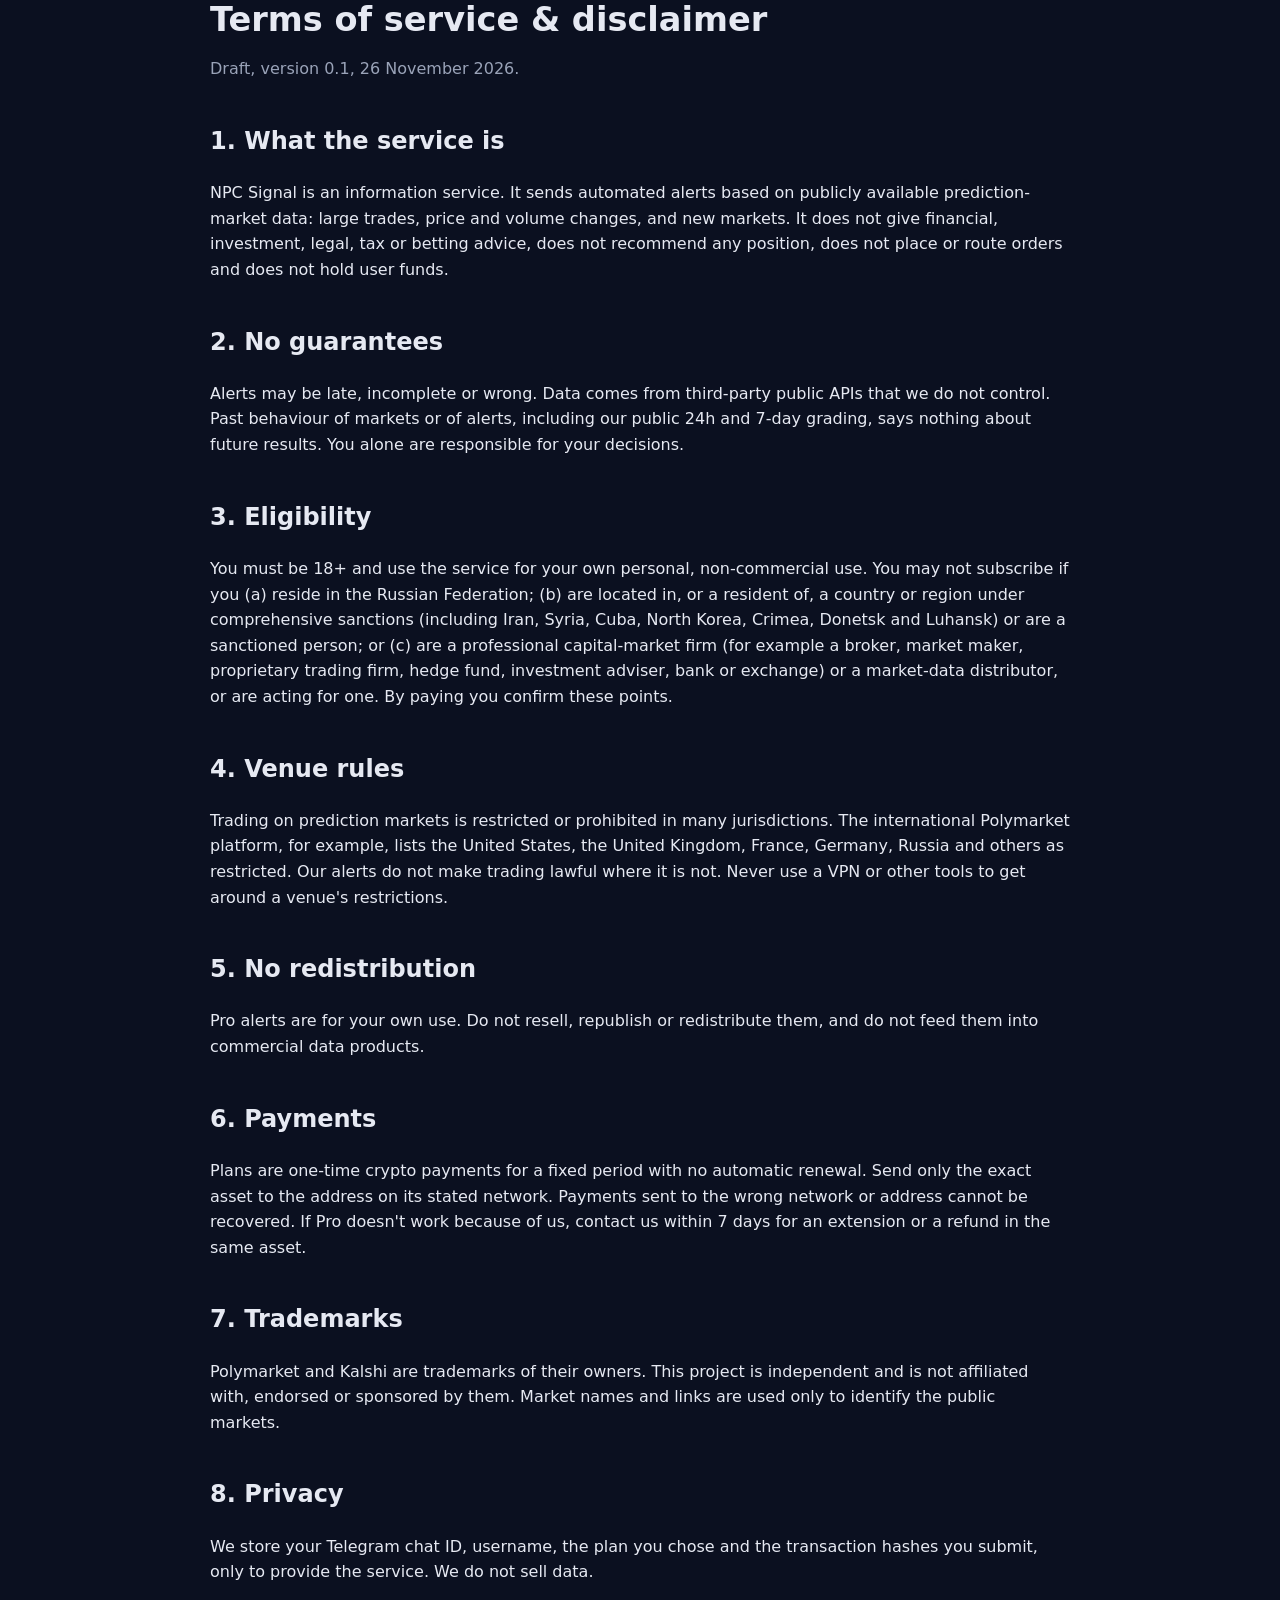
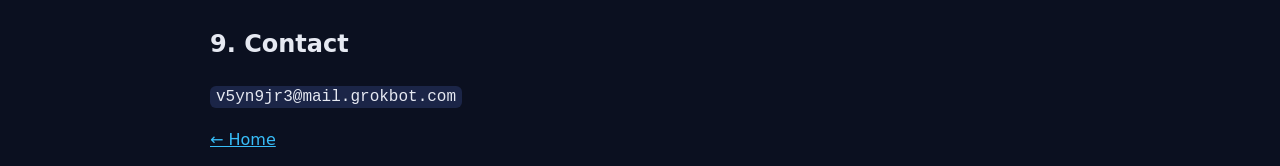
<file: terms.html>
<!doctype html><html lang="en"><head><meta charset="utf-8"><meta name="viewport" content="width=device-width,initial-scale=1">
<title>NPC Signal — Terms & disclaimer</title><link rel="stylesheet" href="style.css"></head><body><main class="w">
<h1>Terms of service & disclaimer</h1><p class="mut">Draft, version 0.1, 26 November 2026.</p>
<h2>1. What the service is</h2><p>NPC Signal is an information service. It sends automated alerts based on publicly available prediction-market data: large trades, price and volume changes, and new markets. It does not give financial, investment, legal, tax or betting advice, does not recommend any position, does not place or route orders and does not hold user funds.</p>
<h2>2. No guarantees</h2><p>Alerts may be late, incomplete or wrong. Data comes from third-party public APIs that we do not control. Past behaviour of markets or of alerts, including our public 24h and 7-day grading, says nothing about future results. You alone are responsible for your decisions.</p>
<h2>3. Eligibility</h2><p>You must be 18+ and use the service for your own personal, non-commercial use. You may not subscribe if you (a) reside in the Russian Federation; (b) are located in, or a resident of, a country or region under comprehensive sanctions (including Iran, Syria, Cuba, North Korea, Crimea, Donetsk and Luhansk) or are a sanctioned person; or (c) are a professional capital-market firm (for example a broker, market maker, proprietary trading firm, hedge fund, investment adviser, bank or exchange) or a market-data distributor, or are acting for one. By paying you confirm these points.</p>
<h2>4. Venue rules</h2><p>Trading on prediction markets is restricted or prohibited in many jurisdictions. The international Polymarket platform, for example, lists the United States, the United Kingdom, France, Germany, Russia and others as restricted. Our alerts do not make trading lawful where it is not. Never use a VPN or other tools to get around a venue's restrictions.</p>
<h2>5. No redistribution</h2><p>Pro alerts are for your own use. Do not resell, republish or redistribute them, and do not feed them into commercial data products.</p>
<h2>6. Payments</h2><p>Plans are one-time crypto payments for a fixed period with no automatic renewal. Send only the exact asset to the address on its stated network. Payments sent to the wrong network or address cannot be recovered. If Pro doesn't work because of us, contact us within 7 days for an extension or a refund in the same asset.</p>
<h2>7. Trademarks</h2><p>Polymarket and Kalshi are trademarks of their owners. This project is independent and is not affiliated with, endorsed or sponsored by them. Market names and links are used only to identify the public markets.</p>
<h2>8. Privacy</h2><p>We store your Telegram chat ID, username, the plan you chose and the transaction hashes you submit, only to provide the service. We do not sell data.</p>
<h2>9. Contact</h2><p><code>v5yn9jr3@mail.grokbot.com</code></p>
<p><a href="index.html">← Home</a></p></main></body></html>
</file>
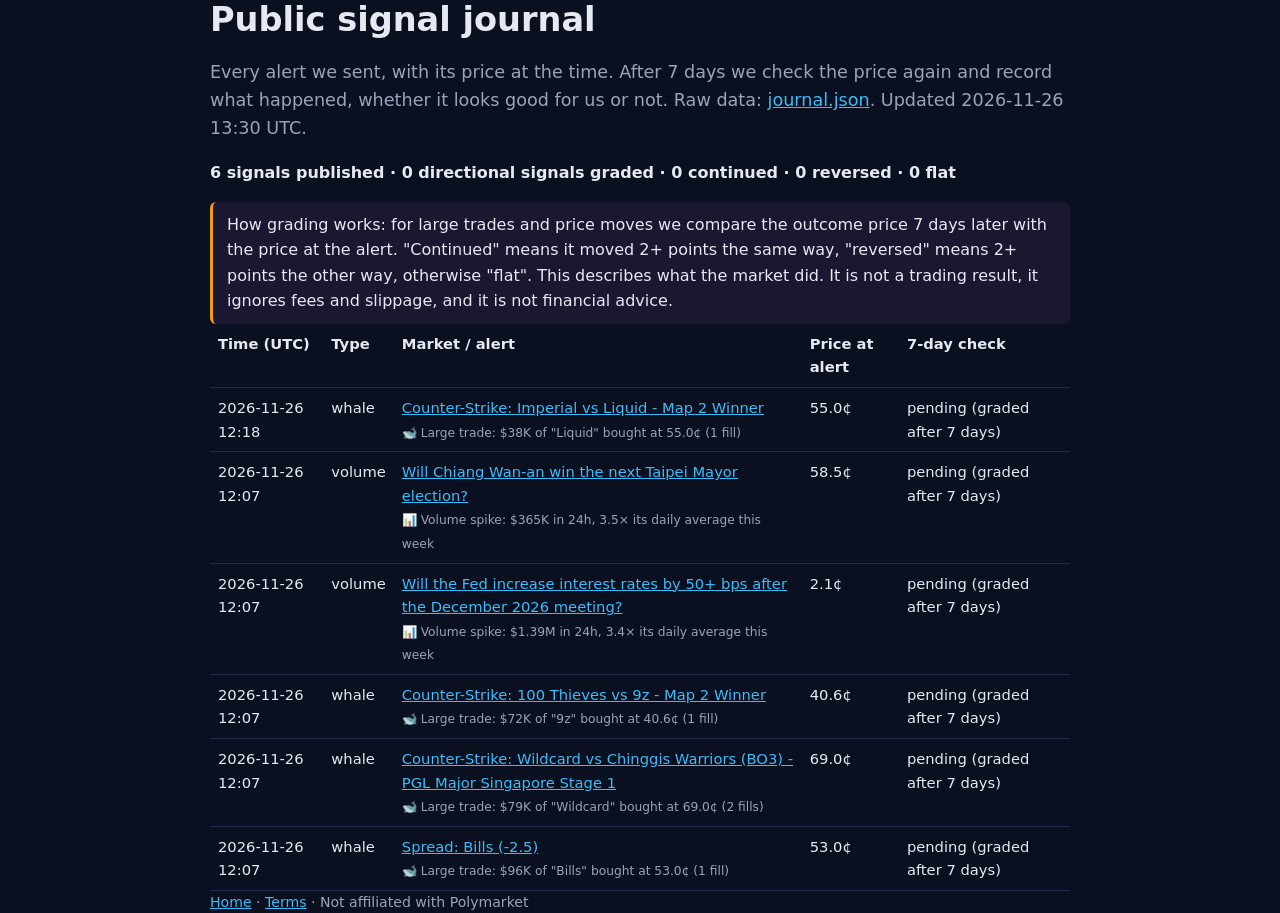
<file: site/journal.html>
<!doctype html><html lang="en"><head><meta charset="utf-8"><meta name="viewport" content="width=device-width,initial-scale=1">
<title>NPC Signal — public signal journal</title><link rel="stylesheet" href="style.css"></head><body>
<header class="w"><h1>Public signal journal</h1>
<p class="sub">Every alert we sent, with its price at the time. After 7 days we check the price again and record what happened, whether it looks good for us or not. Raw data: <a href="journal.json">journal.json</a>. Updated 2026-11-26 13:30 UTC.</p>
<p><b>6 signals published · 0 directional signals graded · 0 continued · 0 reversed · 0 flat</b></p>
<div class="disc">How grading works: for large trades and price moves we compare the outcome price 7 days later with the price at the alert. "Continued" means it moved 2+ points the same way, "reversed" means 2+ points the other way, otherwise "flat". This describes what the market did. It is not a trading result, it ignores fees and slippage, and it is not financial advice.</div></header>
<main class="w"><table><tr><th>Time (UTC)</th><th>Type</th><th>Market / alert</th><th>Price at alert</th><th>7-day check</th></tr>
<tr><td>2026-11-26 12:18</td><td>whale</td><td><a href='https://polymarket.com/event/cs2-imp11-tl1-2026-11-26' rel='nofollow noopener'>Counter-Strike: Imperial vs Liquid - Map 2 Winner</a><br><small>🐋 Large trade: $38K of &quot;Liquid&quot; bought at 55.0¢ (1 fill)</small></td><td>55.0¢</td><td>pending (graded after 7 days)</td></tr>
<tr><td>2026-11-26 12:07</td><td>volume</td><td><a href='https://polymarket.com/event/taipei-mayor-election-winner-20260813125857100' rel='nofollow noopener'>Will Chiang Wan-an win the next Taipei Mayor election?</a><br><small>📊 Volume spike: $365K in 24h, 3.5× its daily average this week</small></td><td>58.5¢</td><td>pending (graded after 7 days)</td></tr>
<tr><td>2026-11-26 12:07</td><td>volume</td><td><a href='https://polymarket.com/event/fed-decision-in-december-20260729232808632' rel='nofollow noopener'>Will the Fed increase interest rates by 50+ bps after the December 2026 meeting?</a><br><small>📊 Volume spike: $1.39M in 24h, 3.4× its daily average this week</small></td><td>2.1¢</td><td>pending (graded after 7 days)</td></tr>
<tr><td>2026-11-26 12:07</td><td>whale</td><td><a href='https://polymarket.com/event/cs2-100t-9z-2026-11-26' rel='nofollow noopener'>Counter-Strike: 100 Thieves vs 9z - Map 2 Winner</a><br><small>🐋 Large trade: $72K of &quot;9z&quot; bought at 40.6¢ (1 fill)</small></td><td>40.6¢</td><td>pending (graded after 7 days)</td></tr>
<tr><td>2026-11-26 12:07</td><td>whale</td><td><a href='https://polymarket.com/event/cs2-wc1-cw-2026-11-26' rel='nofollow noopener'>Counter-Strike: Wildcard vs Chinggis Warriors (BO3) - PGL Major Singapore Stage 1</a><br><small>🐋 Large trade: $79K of &quot;Wildcard&quot; bought at 69.0¢ (2 fills)</small></td><td>69.0¢</td><td>pending (graded after 7 days)</td></tr>
<tr><td>2026-11-26 12:07</td><td>whale</td><td><a href='https://polymarket.com/event/nfl-kc-buf-2026-11-27' rel='nofollow noopener'>Spread: Bills (-2.5)</a><br><small>🐋 Large trade: $96K of &quot;Bills&quot; bought at 53.0¢ (1 fill)</small></td><td>53.0¢</td><td>pending (graded after 7 days)</td></tr>
</table></main>
<footer class="w"><a href="index.html">Home</a> · <a href="terms.html">Terms</a> · Not affiliated with Polymarket</footer></body></html>
</file>
<file: style.css>
:root{--bg:#0b1020;--card:#121a33;--fg:#e6e9f2;--mut:#9aa3b8;--acc:#38bdf8}
*{box-sizing:border-box}body{margin:0;background:var(--bg);color:var(--fg);font:16px/1.6 system-ui,Segoe UI,Roboto,sans-serif}
.w{max-width:900px;margin:0 auto;padding:0 20px}a{color:var(--acc)}
header{padding:56px 0 30px}h1{font-size:2.1rem;line-height:1.2;margin:0 0 12px}h2{margin-top:40px}
.sub{color:var(--mut);font-size:1.1rem}.btn{display:inline-block;background:var(--acc);color:#04121c;font-weight:700;padding:12px 22px;border-radius:10px;text-decoration:none;margin:8px 8px 0 0}
.btn.o{background:transparent;color:var(--acc);border:1px solid var(--acc)}
.grid{display:grid;grid-template-columns:repeat(auto-fit,minmax(240px,1fr));gap:14px}
.card{background:var(--card);border:1px solid #1f2a4d;border-radius:12px;padding:18px}
.price{font-size:1.9rem;font-weight:800}small,.mut{color:var(--mut)}
pre{background:var(--card);padding:14px;border-radius:10px;white-space:pre-wrap;font-size:.92rem}
table{width:100%;border-collapse:collapse;font-size:.92rem}td,th{border-bottom:1px solid #1f2a4d;padding:8px;vertical-align:top;text-align:left}
code{background:#1b2547;padding:2px 6px;border-radius:6px;word-break:break-all}
.disc{border-left:3px solid #f59e0b;padding:10px 14px;background:#1a1730;border-radius:6px}
footer{padding:40px 0;color:var(--mut);font-size:.88rem}
</file>
<file: site/style.css>
:root{--bg:#0b1020;--card:#121a33;--fg:#e6e9f2;--mut:#9aa3b8;--acc:#38bdf8}
*{box-sizing:border-box}body{margin:0;background:var(--bg);color:var(--fg);font:16px/1.6 system-ui,Segoe UI,Roboto,sans-serif}
.w{max-width:900px;margin:0 auto;padding:0 20px}a{color:var(--acc)}
header{padding:56px 0 30px}h1{font-size:2.1rem;line-height:1.2;margin:0 0 12px}h2{margin-top:40px}
.sub{color:var(--mut);font-size:1.1rem}.btn{display:inline-block;background:var(--acc);color:#04121c;font-weight:700;padding:12px 22px;border-radius:10px;text-decoration:none;margin:8px 8px 0 0}
.btn.o{background:transparent;color:var(--acc);border:1px solid var(--acc)}
.grid{display:grid;grid-template-columns:repeat(auto-fit,minmax(240px,1fr));gap:14px}
.card{background:var(--card);border:1px solid #1f2a4d;border-radius:12px;padding:18px}
.price{font-size:1.9rem;font-weight:800}small,.mut{color:var(--mut)}
pre{background:var(--card);padding:14px;border-radius:10px;white-space:pre-wrap;font-size:.92rem}
table{width:100%;border-collapse:collapse;font-size:.92rem}td,th{border-bottom:1px solid #1f2a4d;padding:8px;vertical-align:top;text-align:left}
code{background:#1b2547;padding:2px 6px;border-radius:6px;word-break:break-all}
.disc{border-left:3px solid #f59e0b;padding:10px 14px;background:#1a1730;border-radius:6px}
footer{padding:40px 0;color:var(--mut);font-size:.88rem}
</file>
